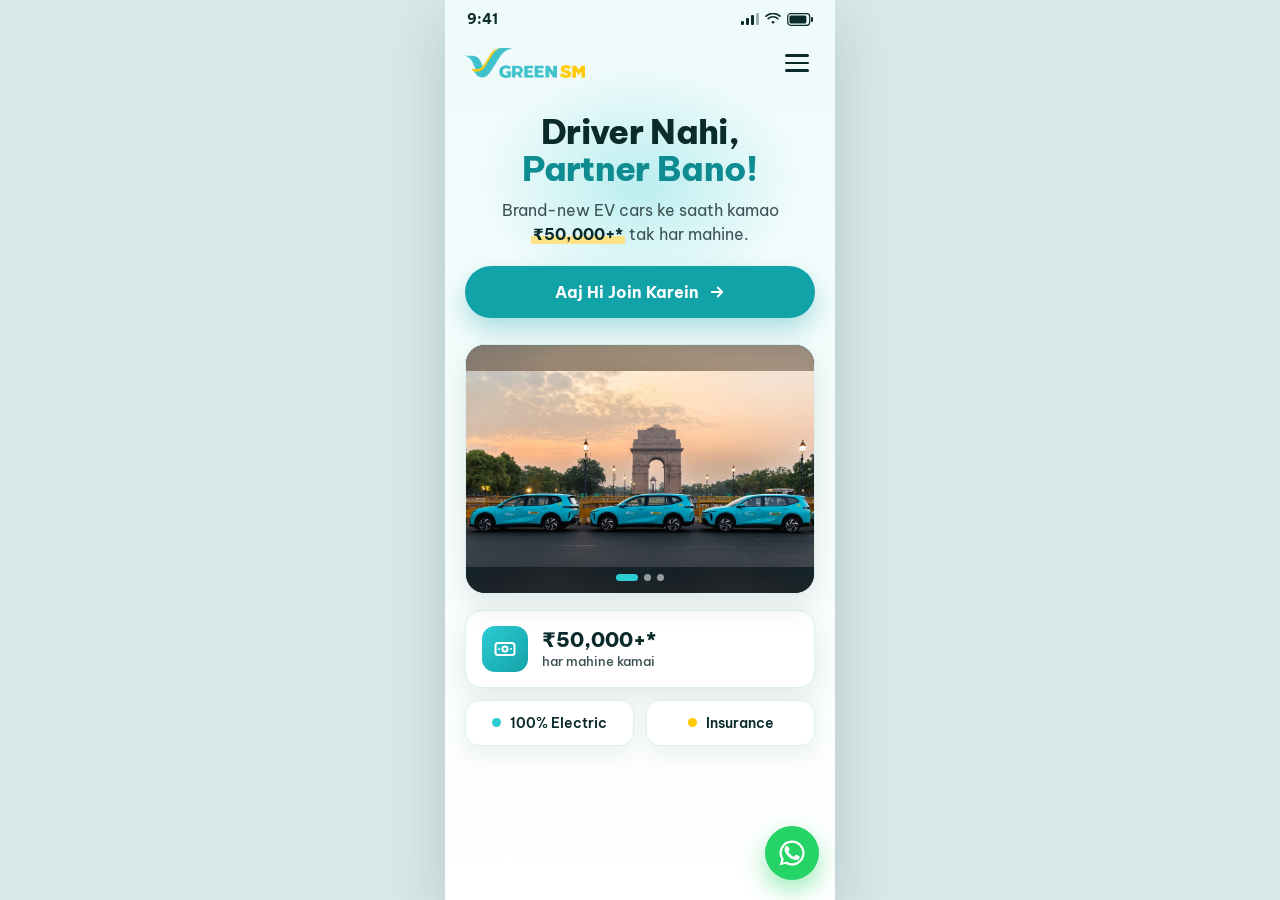
<file: mobile.html>
<!DOCTYPE html>
<html lang="hi">
<head>
  <meta charset="UTF-8" />
  <meta name="viewport" content="width=device-width, initial-scale=1.0, viewport-fit=cover" />
  <title>Green SM — Driver Partner</title>

  <link rel="preconnect" href="https://fonts.googleapis.com" />
  <link rel="preconnect" href="https://fonts.gstatic.com" crossorigin />
  <link href="https://fonts.googleapis.com/css2?family=Be+Vietnam+Pro:wght@400;500;600;700;800&display=swap" rel="stylesheet" />

  <style>
    :root {
      --ink: #0A2A2B;
      --teal: #12A3A9;
      --teal-2: #2DCCD3;
      --teal-deep: #0E8C91;
      --mint-1: #EFFAFA;
      --mint-2: #F7FDFD;
      --yellow: #FFCA00;
      --yellow-soft: #FFE283;
      --wa: #25D366;
      --body: #3C5153;
      --card-border: #DCF0F0;
      --shadow: 0 12px 30px rgba(10, 42, 43, 0.10);
    }
    * { margin: 0; padding: 0; box-sizing: border-box; }
    html, body {
      height: 100%;
      font-family: "Be Vietnam Pro", system-ui, -apple-system, "Segoe UI", sans-serif;
      background: #d9e9e9;
      color: var(--ink);
      -webkit-font-smoothing: antialiased;
    }
    body { display: flex; justify-content: center; }

    /* ---- the phone screen (no bezel) ---- */
    .frame {
      position: relative;
      width: 100%;
      max-width: 390px;
      height: 100dvh;
      max-height: 900px;
      margin: 0 auto;
      overflow: hidden;
      background: linear-gradient(180deg, #EFFAFA 0%, #F7FDFD 55%, #FFFFFF 100%);
      box-shadow: 0 20px 60px rgba(10, 42, 43, 0.18);
    }
    .scroll {
      height: 100%;
      overflow-y: auto;
      scrollbar-width: none;
      -ms-overflow-style: none;
    }
    .scroll::-webkit-scrollbar { display: none; }

    /* ---- status bar ---- */
    .statusbar {
      position: sticky;
      top: 0;
      z-index: 30;
      display: flex;
      align-items: center;
      justify-content: space-between;
      padding: 10px 22px 8px;
      font-size: 14px;
      font-weight: 700;
      color: var(--ink);
      background: rgba(239, 250, 250, 0.72);
      -webkit-backdrop-filter: blur(10px);
      backdrop-filter: blur(10px);
    }
    .statusbar .sb-icons { display: flex; align-items: center; gap: 6px; }
    .statusbar svg { display: block; }

    /* ---- header ---- */
    .header {
      display: flex;
      align-items: center;
      justify-content: space-between;
      padding: 12px 20px 6px;
    }
    .logo { height: 30px; width: auto; }
    .hamburger {
      display: flex;
      flex-direction: column;
      gap: 5px;
      background: none;
      border: 0;
      padding: 6px;
      cursor: pointer;
    }
    .hamburger span {
      width: 24px;
      height: 2.5px;
      border-radius: 3px;
      background: var(--ink);
    }

    /* ---- hero ---- */
    .hero {
      position: relative;
      text-align: center;
      padding: 14px 20px 4px;
    }
    .hero::before {
      content: "";
      position: absolute;
      z-index: 0;
      top: -70px;
      left: 50%;
      transform: translateX(-50%);
      width: 460px;
      height: 340px;
      background: radial-gradient(closest-side, rgba(45, 204, 211, 0.28), rgba(45, 204, 211, 0) 70%);
      pointer-events: none;
    }
    .hero > * { position: relative; z-index: 1; }

    .badge {
      display: inline-flex;
      align-items: center;
      gap: 8px;
      padding: 8px 15px;
      border-radius: 999px;
      background: #fff;
      border: 1px solid #CFEDED;
      color: #0C6E73;
      font-size: 12.5px;
      font-weight: 600;
      line-height: 1;
      box-shadow: 0 2px 10px rgba(12, 110, 115, 0.06);
    }
    .badge .pulse {
      position: relative;
      width: 8px;
      height: 8px;
      border-radius: 50%;
      background: var(--teal-2);
      flex: none;
    }
    .badge .pulse::after {
      content: "";
      position: absolute;
      inset: 0;
      border-radius: 50%;
      background: var(--teal-2);
      animation: pulse 1.8s ease-out infinite;
    }
    @keyframes pulse {
      0%   { transform: scale(1);   opacity: 0.7; }
      100% { transform: scale(3.2); opacity: 0; }
    }

    .headline {
      margin-top: 16px;
      font-size: 34px;
      font-weight: 800;
      line-height: 1.08;
      letter-spacing: -0.02em;
      color: var(--ink);
    }
    .headline .teal { color: var(--teal-deep); }

    .subhead {
      margin: 12px auto 0;
      max-width: 30ch;
      font-size: 15.5px;
      line-height: 1.5;
      font-weight: 400;
      color: var(--body);
    }
    .hl {
      background: linear-gradient(transparent 60%, var(--yellow-soft) 60%);
      color: var(--ink);
      font-weight: 700;
      padding: 0 2px;
    }

    .cta {
      display: flex;
      align-items: center;
      justify-content: center;
      gap: 9px;
      width: 100%;
      margin-top: 20px;
      padding: 16px 22px;
      border-radius: 999px;
      background: var(--teal);
      color: #fff;
      font-size: 16px;
      font-weight: 700;
      text-decoration: none;
      box-shadow: 0 12px 26px rgba(18, 163, 169, 0.32);
    }
    .cta:active { transform: translateY(1px); }
    .cta svg { width: 18px; height: 18px; }

    /* ---- carousel ---- */
    .carousel {
      position: relative;
      height: 250px;
      margin: 22px 20px 0;
      border-radius: 20px;
      overflow: hidden;
      border: 1px solid var(--card-border);
      box-shadow: var(--shadow);
      background: #0A2A2B;
    }
    .slide {
      position: absolute;
      inset: 0;
      opacity: 0;
      transition: opacity 0.9s ease;
    }
    .slide.active { opacity: 1; }
    .slide img {
      display: block;
      width: 100%;
      height: 100%;
      object-fit: cover;
    }
    /* India Gate slide: show the WHOLE image (all 3 cars + monument, no half
       cars) via contain, sitting on a blurred fill so there are no empty bars */
    .slide.india::before {
      content: "";
      position: absolute;
      inset: 0;
      background: url('assets/images/hero-latest.jpg') center/cover no-repeat;
      filter: blur(16px) brightness(0.65);
      transform: scale(1.2);
    }
    .slide.india img {
      position: relative;
      object-fit: contain;
    }
    .dots {
      position: absolute;
      left: 0;
      right: 0;
      bottom: 12px;
      z-index: 3;
      display: flex;
      justify-content: center;
      gap: 6px;
    }
    .dot {
      width: 7px;
      height: 7px;
      border-radius: 999px;
      background: rgba(255, 255, 255, 0.55);
      transition: width 0.45s ease, background 0.45s ease;
    }
    .dot.active { width: 22px; background: var(--teal-2); }

    /* ---- stat + chips ---- */
    .stats { padding: 16px 20px 26px; }
    .stat-wide {
      display: flex;
      align-items: center;
      gap: 14px;
      padding: 15px 16px;
      border-radius: 16px;
      background: #fff;
      border: 1px solid var(--card-border);
      box-shadow: var(--shadow);
    }
    .stat-ic {
      flex: none;
      width: 46px;
      height: 46px;
      border-radius: 13px;
      display: grid;
      place-items: center;
      background: linear-gradient(135deg, var(--teal-2), var(--teal));
      color: #fff;
    }
    .stat-ic svg { width: 24px; height: 24px; }
    .stat-amt { font-size: 20px; font-weight: 800; color: var(--ink); line-height: 1.1; }
    .stat-sub { font-size: 13px; color: var(--body); font-weight: 500; margin-top: 2px; }

    .chips {
      display: grid;
      grid-template-columns: 1fr 1fr;
      gap: 12px;
      margin-top: 12px;
    }
    .chip {
      display: flex;
      align-items: center;
      justify-content: center;
      gap: 9px;
      padding: 13px 10px;
      border-radius: 14px;
      background: #fff;
      border: 1px solid var(--card-border);
      box-shadow: 0 8px 20px rgba(10, 42, 43, 0.07);
      font-size: 14px;
      font-weight: 600;
      color: var(--ink);
    }
    .chip .d { width: 9px; height: 9px; border-radius: 50%; flex: none; }
    .chip .d.teal { background: var(--teal-2); }
    .chip .d.yellow { background: var(--yellow); }

    /* ---- floating whatsapp (fixed within the screen) ---- */
    .wa {
      position: absolute;
      right: 16px;
      bottom: 20px;
      z-index: 40;
      width: 54px;
      height: 54px;
      border-radius: 50%;
      display: grid;
      place-items: center;
      background: var(--wa);
      box-shadow: 0 10px 24px rgba(37, 211, 102, 0.45);
      text-decoration: none;
    }
    .wa svg { width: 30px; height: 30px; fill: #fff; }
  </style>
</head>
<body>
  <div class="frame">
    <div class="scroll">

      <!-- status bar -->
      <div class="statusbar">
        <span>9:41</span>
        <span class="sb-icons">
          <!-- signal -->
          <svg width="18" height="12" viewBox="0 0 18 12" fill="none">
            <rect x="0"  y="8" width="3" height="4"  rx="1" fill="#0A2A2B"/>
            <rect x="5"  y="5" width="3" height="7"  rx="1" fill="#0A2A2B"/>
            <rect x="10" y="2" width="3" height="10" rx="1" fill="#0A2A2B"/>
            <rect x="15" y="0" width="3" height="12" rx="1" fill="#0A2A2B" opacity="0.35"/>
          </svg>
          <!-- wifi -->
          <svg width="16" height="12" viewBox="0 0 16 12" fill="none">
            <path d="M8 10.5a1.3 1.3 0 100-2.6 1.3 1.3 0 000 2.6z" fill="#0A2A2B"/>
            <path d="M3.2 5.6a7 7 0 019.6 0" stroke="#0A2A2B" stroke-width="1.6" stroke-linecap="round"/>
            <path d="M1 3.2a10.2 10.2 0 0114 0" stroke="#0A2A2B" stroke-width="1.6" stroke-linecap="round"/>
          </svg>
          <!-- battery -->
          <svg width="26" height="13" viewBox="0 0 26 13" fill="none">
            <rect x="0.7" y="0.7" width="22" height="11.6" rx="3" stroke="#0A2A2B" stroke-width="1.2"/>
            <rect x="2.4" y="2.4" width="17" height="8.2" rx="1.6" fill="#0A2A2B"/>
            <rect x="24" y="4" width="2" height="5" rx="1" fill="#0A2A2B"/>
          </svg>
        </span>
      </div>

      <!-- header -->
      <div class="header">
        <img class="logo" src="assets/logo.png" alt="Green SM" />
        <button class="hamburger" aria-label="Menu"><span></span><span></span><span></span></button>
      </div>

      <!-- hero -->
      <section class="hero">
        <h1 class="headline">Driver Nahi,<br><span class="teal">Partner Bano!</span></h1>
        <p class="subhead">Brand-new EV cars ke saath kamao <span class="hl">&#8377;50,000+*</span> tak har mahine.</p>
        <a class="cta" href="#">Aaj Hi Join Karein
          <svg viewBox="0 0 24 24" fill="none" stroke="currentColor" stroke-width="2.4" stroke-linecap="round" stroke-linejoin="round"><path d="M5 12h14M13 6l6 6-6 6"/></svg>
        </a>
      </section>

      <!-- carousel -->
      <div class="carousel" id="carousel">
        <div class="slide india active"><img src="assets/images/hero-latest.jpg" alt="India Gate ke saamne Green SM ki EV cars"></div>
        <div class="slide"><img src="assets/images/event-01.jpg" alt="Green SM Driver Partner community event"></div>
        <div class="slide"><img src="assets/images/hero-driver-car.png" alt="Green SM driver apni EV car ke saath"></div>
        <div class="dots">
          <span class="dot active"></span><span class="dot"></span><span class="dot"></span>
        </div>
      </div>

      <!-- stats -->
      <div class="stats">
        <div class="stat-wide">
          <span class="stat-ic">
            <svg viewBox="0 0 24 24" fill="none" stroke="currentColor" stroke-width="2" stroke-linecap="round" stroke-linejoin="round">
              <rect x="2.5" y="6" width="19" height="12" rx="2.5"/>
              <circle cx="12" cy="12" r="2.6"/>
              <path d="M6 12h.01M18 12h.01"/>
            </svg>
          </span>
          <div>
            <div class="stat-amt">&#8377;50,000+*</div>
            <div class="stat-sub">har mahine kamai</div>
          </div>
        </div>
        <div class="chips">
          <div class="chip"><span class="d teal"></span>100% Electric</div>
          <div class="chip"><span class="d yellow"></span>Insurance</div>
        </div>
      </div>

    </div>

    <!-- floating whatsapp -->
    <a class="wa" href="#" aria-label="WhatsApp">
      <svg viewBox="0 0 24 24"><path d="M17.5 14.4c-.3-.15-1.77-.87-2.04-.97-.27-.1-.47-.15-.67.15-.2.3-.77.97-.94 1.17-.17.2-.35.22-.65.07-.3-.15-1.26-.46-2.4-1.48-.89-.79-1.49-1.77-1.66-2.07-.17-.3-.02-.46.13-.61.14-.13.3-.35.45-.52.15-.17.2-.3.3-.5.1-.2.05-.37-.02-.52-.07-.15-.67-1.62-.92-2.22-.24-.58-.49-.5-.67-.51h-.57c-.2 0-.52.07-.8.37-.27.3-1.04 1.02-1.04 2.48s1.07 2.88 1.22 3.08c.15.2 2.1 3.2 5.08 4.49.71.31 1.26.49 1.7.63.71.23 1.36.2 1.87.12.57-.08 1.77-.72 2.02-1.42.25-.7.25-1.3.17-1.42-.07-.13-.27-.2-.57-.35z"/><path d="M12 2a10 10 0 00-8.5 15.28L2 22l4.85-1.47A10 10 0 1012 2zm0 18.2a8.2 8.2 0 01-4.18-1.14l-.3-.18-2.88.87.86-2.8-.2-.31A8.2 8.2 0 1112 20.2z"/></svg>
    </a>
  </div>

  <script>
    (function () {
      var slides = Array.prototype.slice.call(document.querySelectorAll('#carousel .slide'));
      var dots = Array.prototype.slice.call(document.querySelectorAll('#carousel .dot'));
      var i = 0;
      var PER = 5500; // 3 x 5.5s = ~16.5s loop
      setInterval(function () {
        slides[i].classList.remove('active');
        dots[i].classList.remove('active');
        i = (i + 1) % slides.length;
        slides[i].classList.add('active');
        dots[i].classList.add('active');
      }, PER);
    })();
  </script>
</body>
</html>
</file>
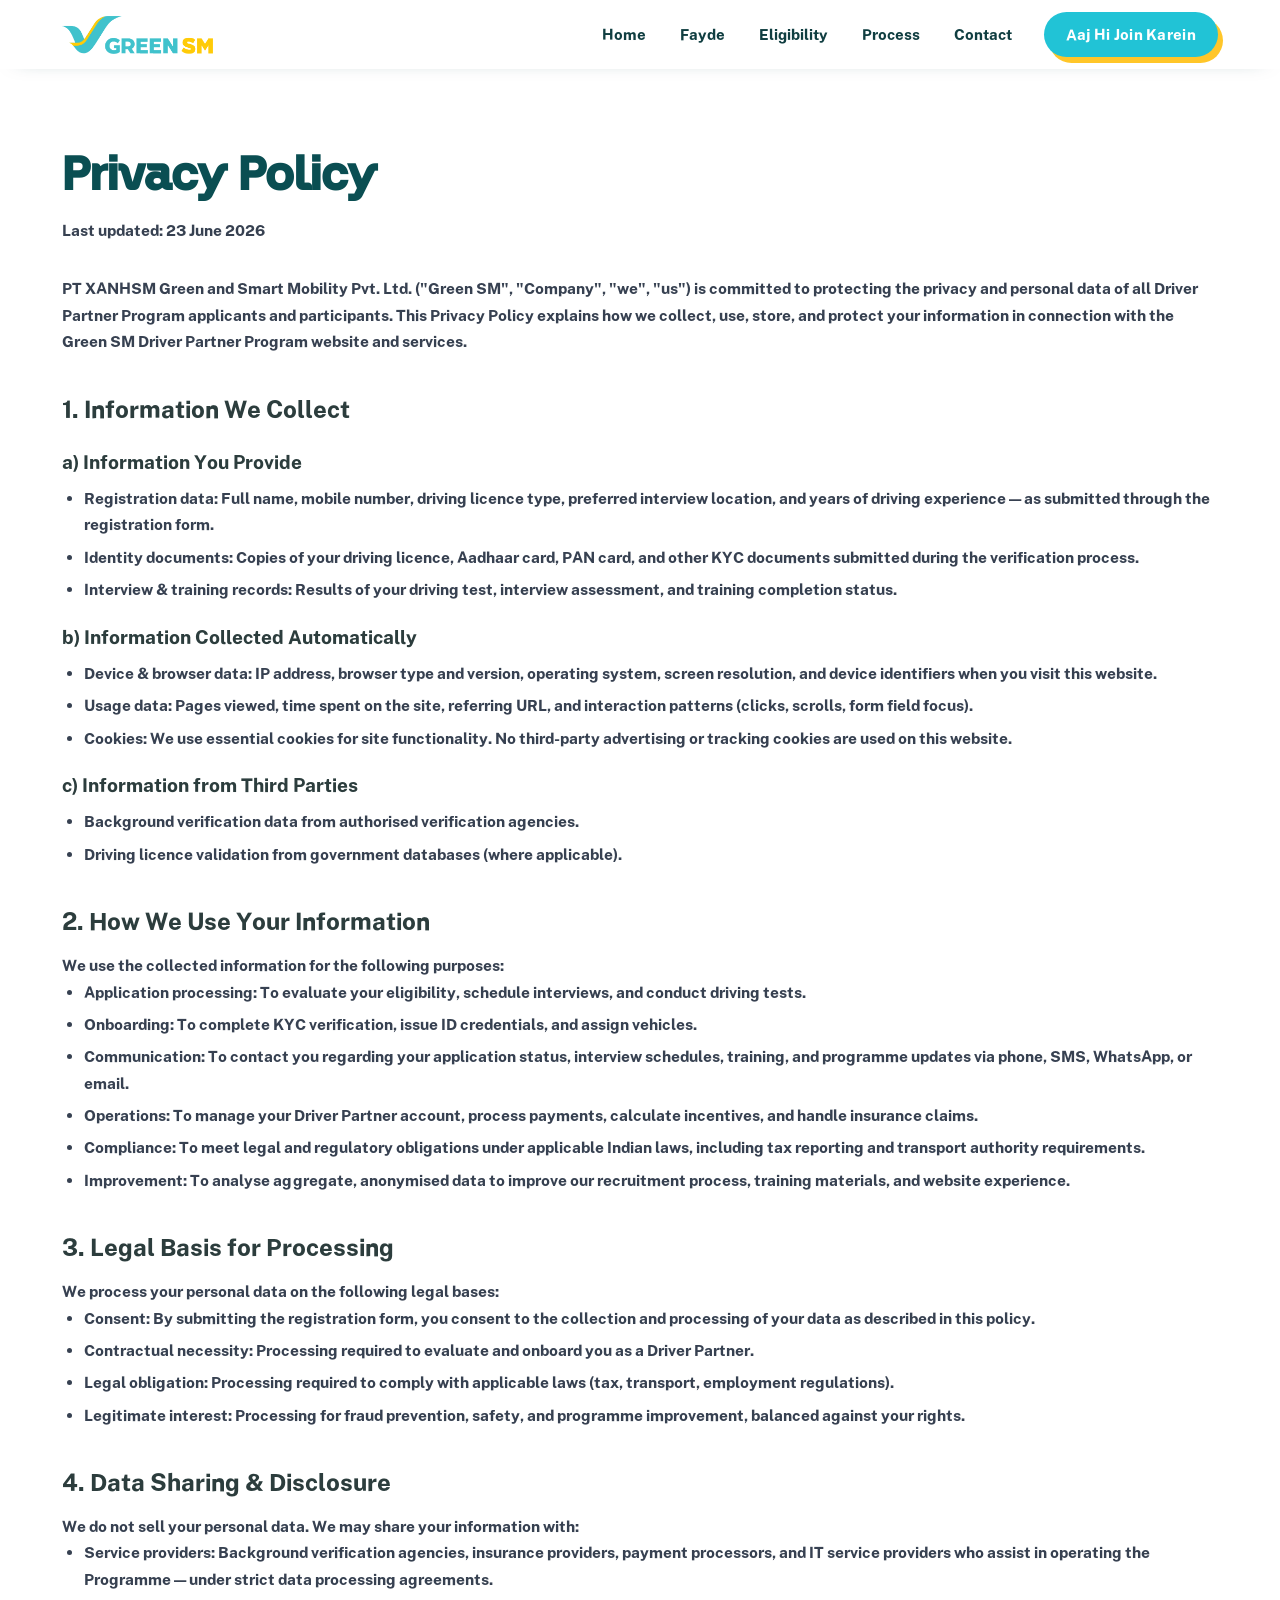
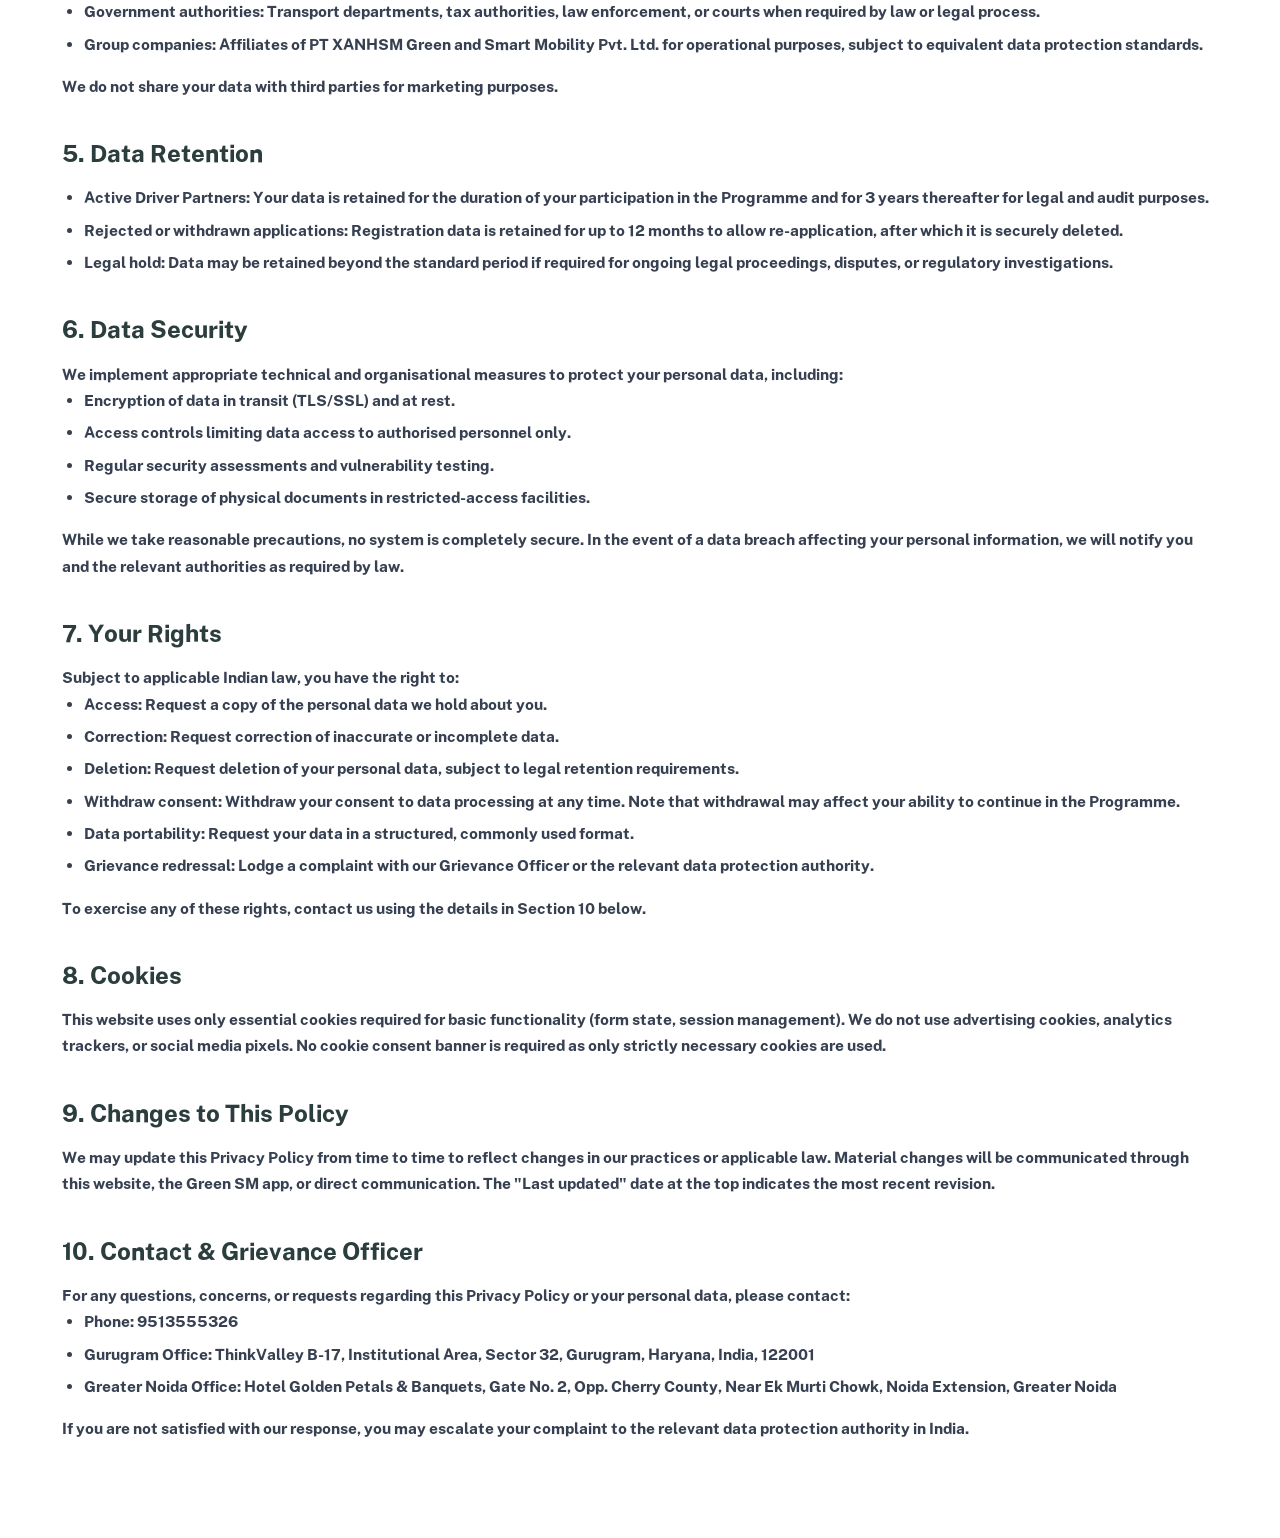
<file: privacy.html>
<!DOCTYPE html>
<html lang="en">
<head>
  <meta charset="UTF-8" />
  <meta name="viewport" content="width=device-width, initial-scale=1.0" />

  <!-- Security: Content-Security-Policy + Referrer-Policy -->
  <meta http-equiv="Content-Security-Policy" content="default-src 'self'; script-src 'self'; style-src 'self' 'unsafe-inline' https://fonts.googleapis.com; font-src 'self' https://fonts.gstatic.com; img-src 'self' data:; connect-src 'self'; object-src 'none'; base-uri 'self'; form-action 'self'; upgrade-insecure-requests" />
  <meta name="referrer" content="strict-origin-when-cross-origin" />

  <title>Privacy Policy — Green SM Driver Partner Program</title>
  <meta name="description" content="Privacy Policy for the Green SM Driver Partner Program in India." />
  <link rel="preconnect" href="https://fonts.googleapis.com" />
  <link rel="preconnect" href="https://fonts.gstatic.com" crossorigin />
  <link href="https://fonts.googleapis.com/css2?family=Public+Sans:wght@400;500;600;700;800;900&display=swap" rel="stylesheet" />
  <link rel="stylesheet" href="styles.css?v=86" />
</head>
<body>

  <header class="navbar" id="top">
    <div class="container nav-inner">
      <a href="index.html" class="nav-logo">
        <img src="assets/logo.png" alt="Green SM" />
      </a>
      <nav class="nav-links">
        <a href="index.html">Home</a>
        <a href="index.html#fayde">Fayde</a>
        <a href="index.html#daftar">Eligibility</a>
        <a href="index.html#process">Process</a>
        <a href="index.html#kontak">Contact</a>
      </nav>
      <a href="register.html" class="btn btn-stack nav-cta">Aaj Hi Join Karein</a>
      <button class="nav-toggle" aria-label="Menu" aria-expanded="false">
        <span></span><span></span><span></span>
      </button>
    </div>
  </header>
  <div class="nav-backdrop"></div>
  <nav class="nav-mobile">
    <div class="nav-mobile-head">
      <img src="assets/logo.png" alt="Green SM" class="nav-mobile-logo" />
      <button class="nav-close" aria-label="Menu band karein">
        <svg viewBox="0 0 24 24" fill="none" stroke="currentColor" stroke-width="2.4" stroke-linecap="round"><path d="M6 6l12 12M18 6L6 18"/></svg>
      </button>
    </div>
    <a href="index.html">Home</a>
    <a href="index.html#fayde">Fayde</a>
    <a href="index.html#daftar">Eligibility</a>
    <a href="index.html#process">Process</a>
    <a href="index.html#kontak">Contact</a>
    <a href="register.html" class="btn btn-stack">Aaj Hi Join Karein</a>
  </nav>

  <main class="legal-page">
    <div class="container">
      <h1>Privacy Policy</h1>
      <p class="legal-updated">Last updated: 23 June 2026</p>

      <p>PT XANHSM Green and Smart Mobility Pvt. Ltd. ("Green SM", "Company", "we", "us") is committed to protecting the privacy and personal data of all Driver Partner Program applicants and participants. This Privacy Policy explains how we collect, use, store, and protect your information in connection with the Green SM Driver Partner Program website and services.</p>

      <h2>1. Information We Collect</h2>

      <h3>a) Information You Provide</h3>
      <ul>
        <li><strong>Registration data:</strong> Full name, mobile number, driving licence type, preferred interview location, and years of driving experience — as submitted through the registration form.</li>
        <li><strong>Identity documents:</strong> Copies of your driving licence, Aadhaar card, PAN card, and other KYC documents submitted during the verification process.</li>
        <li><strong>Interview &amp; training records:</strong> Results of your driving test, interview assessment, and training completion status.</li>
      </ul>

      <h3>b) Information Collected Automatically</h3>
      <ul>
        <li><strong>Device &amp; browser data:</strong> IP address, browser type and version, operating system, screen resolution, and device identifiers when you visit this website.</li>
        <li><strong>Usage data:</strong> Pages viewed, time spent on the site, referring URL, and interaction patterns (clicks, scrolls, form field focus).</li>
        <li><strong>Cookies:</strong> We use essential cookies for site functionality. No third-party advertising or tracking cookies are used on this website.</li>
      </ul>

      <h3>c) Information from Third Parties</h3>
      <ul>
        <li>Background verification data from authorised verification agencies.</li>
        <li>Driving licence validation from government databases (where applicable).</li>
      </ul>

      <h2>2. How We Use Your Information</h2>
      <p>We use the collected information for the following purposes:</p>
      <ul>
        <li><strong>Application processing:</strong> To evaluate your eligibility, schedule interviews, and conduct driving tests.</li>
        <li><strong>Onboarding:</strong> To complete KYC verification, issue ID credentials, and assign vehicles.</li>
        <li><strong>Communication:</strong> To contact you regarding your application status, interview schedules, training, and programme updates via phone, SMS, WhatsApp, or email.</li>
        <li><strong>Operations:</strong> To manage your Driver Partner account, process payments, calculate incentives, and handle insurance claims.</li>
        <li><strong>Compliance:</strong> To meet legal and regulatory obligations under applicable Indian laws, including tax reporting and transport authority requirements.</li>
        <li><strong>Improvement:</strong> To analyse aggregate, anonymised data to improve our recruitment process, training materials, and website experience.</li>
      </ul>

      <h2>3. Legal Basis for Processing</h2>
      <p>We process your personal data on the following legal bases:</p>
      <ul>
        <li><strong>Consent:</strong> By submitting the registration form, you consent to the collection and processing of your data as described in this policy.</li>
        <li><strong>Contractual necessity:</strong> Processing required to evaluate and onboard you as a Driver Partner.</li>
        <li><strong>Legal obligation:</strong> Processing required to comply with applicable laws (tax, transport, employment regulations).</li>
        <li><strong>Legitimate interest:</strong> Processing for fraud prevention, safety, and programme improvement, balanced against your rights.</li>
      </ul>

      <h2>4. Data Sharing &amp; Disclosure</h2>
      <p>We do not sell your personal data. We may share your information with:</p>
      <ul>
        <li><strong>Service providers:</strong> Background verification agencies, insurance providers, payment processors, and IT service providers who assist in operating the Programme — under strict data processing agreements.</li>
        <li><strong>Government authorities:</strong> Transport departments, tax authorities, law enforcement, or courts when required by law or legal process.</li>
        <li><strong>Group companies:</strong> Affiliates of PT XANHSM Green and Smart Mobility Pvt. Ltd. for operational purposes, subject to equivalent data protection standards.</li>
      </ul>
      <p>We do not share your data with third parties for marketing purposes.</p>

      <h2>5. Data Retention</h2>
      <ul>
        <li><strong>Active Driver Partners:</strong> Your data is retained for the duration of your participation in the Programme and for 3 years thereafter for legal and audit purposes.</li>
        <li><strong>Rejected or withdrawn applications:</strong> Registration data is retained for up to 12 months to allow re-application, after which it is securely deleted.</li>
        <li><strong>Legal hold:</strong> Data may be retained beyond the standard period if required for ongoing legal proceedings, disputes, or regulatory investigations.</li>
      </ul>

      <h2>6. Data Security</h2>
      <p>We implement appropriate technical and organisational measures to protect your personal data, including:</p>
      <ul>
        <li>Encryption of data in transit (TLS/SSL) and at rest.</li>
        <li>Access controls limiting data access to authorised personnel only.</li>
        <li>Regular security assessments and vulnerability testing.</li>
        <li>Secure storage of physical documents in restricted-access facilities.</li>
      </ul>
      <p>While we take reasonable precautions, no system is completely secure. In the event of a data breach affecting your personal information, we will notify you and the relevant authorities as required by law.</p>

      <h2>7. Your Rights</h2>
      <p>Subject to applicable Indian law, you have the right to:</p>
      <ul>
        <li><strong>Access:</strong> Request a copy of the personal data we hold about you.</li>
        <li><strong>Correction:</strong> Request correction of inaccurate or incomplete data.</li>
        <li><strong>Deletion:</strong> Request deletion of your personal data, subject to legal retention requirements.</li>
        <li><strong>Withdraw consent:</strong> Withdraw your consent to data processing at any time. Note that withdrawal may affect your ability to continue in the Programme.</li>
        <li><strong>Data portability:</strong> Request your data in a structured, commonly used format.</li>
        <li><strong>Grievance redressal:</strong> Lodge a complaint with our Grievance Officer or the relevant data protection authority.</li>
      </ul>
      <p>To exercise any of these rights, contact us using the details in Section 10 below.</p>

      <h2>8. Cookies</h2>
      <p>This website uses only essential cookies required for basic functionality (form state, session management). We do not use advertising cookies, analytics trackers, or social media pixels. No cookie consent banner is required as only strictly necessary cookies are used.</p>

      <h2>9. Changes to This Policy</h2>
      <p>We may update this Privacy Policy from time to time to reflect changes in our practices or applicable law. Material changes will be communicated through this website, the Green SM app, or direct communication. The "Last updated" date at the top indicates the most recent revision.</p>

      <h2>10. Contact &amp; Grievance Officer</h2>
      <p>For any questions, concerns, or requests regarding this Privacy Policy or your personal data, please contact:</p>
      <ul>
        <li><strong>Phone:</strong> 9513555326</li>
        <li><strong>Gurugram Office:</strong> ThinkValley B-17, Institutional Area, Sector 32, Gurugram, Haryana, India, 122001</li>
        <li><strong>Greater Noida Office:</strong> Hotel Golden Petals &amp; Banquets, Gate No. 2, Opp. Cherry County, Near Ek Murti Chowk, Noida Extension, Greater Noida</li>
      </ul>
      <p>If you are not satisfied with our response, you may escalate your complaint to the relevant data protection authority in India.</p>
    </div>
  </main>

  <script src="script.js?v=12"></script>
</body>
</html>
</file>
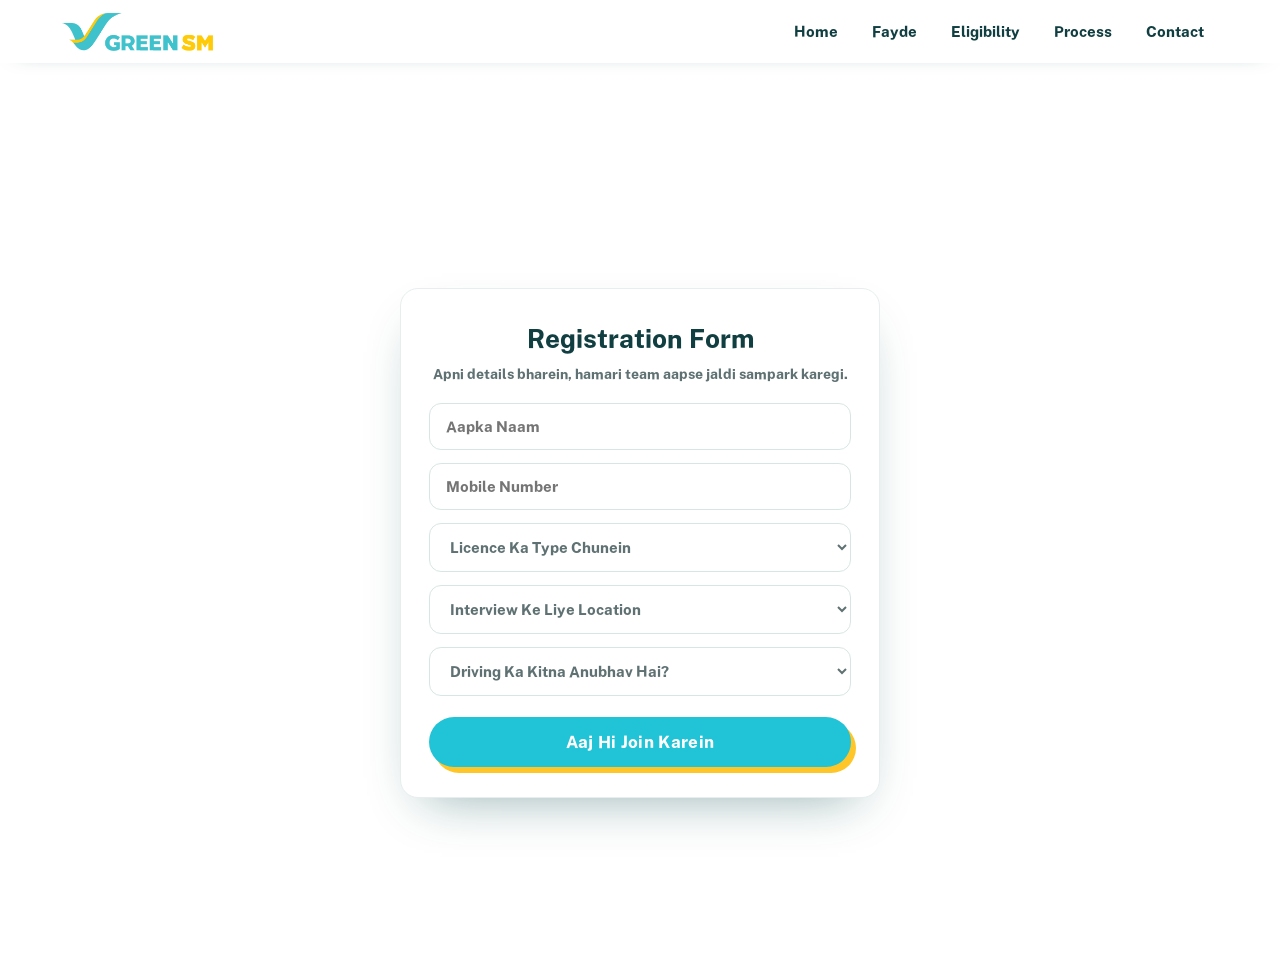
<file: register.html>
<!DOCTYPE html>
<html lang="hi">
<head>
  <meta charset="UTF-8" />
  <meta name="viewport" content="width=device-width, initial-scale=1.0" />

  <!-- Security: Content-Security-Policy + Referrer-Policy -->
  <meta http-equiv="Content-Security-Policy" content="default-src 'self'; script-src 'self'; style-src 'self' 'unsafe-inline' https://fonts.googleapis.com; font-src 'self' https://fonts.gstatic.com; img-src 'self' data:; connect-src 'self'; object-src 'none'; base-uri 'self'; form-action 'self'; upgrade-insecure-requests" />
  <meta name="referrer" content="strict-origin-when-cross-origin" />

  <title>Registration Form — Green SM Driver Partner Program</title>
  <meta name="description" content="Green SM Driver Partner Program ke liye registration form. Apni details bharein aur aaj hi join karein." />

  <link rel="icon" href="assets/favicon.ico" />
  <link rel="icon" href="assets/favicon-32.png" sizes="32x32" type="image/png" />
  <link rel="icon" href="assets/favicon-192.png" sizes="192x192" type="image/png" />
  <link rel="apple-touch-icon" href="assets/favicon-192.png" />

  <link rel="preconnect" href="https://fonts.googleapis.com" />
  <link rel="preconnect" href="https://fonts.gstatic.com" crossorigin />
  <link href="https://fonts.googleapis.com/css2?family=Public+Sans:wght@400;500;600;700;800;900&display=swap" rel="stylesheet" />
  <link rel="stylesheet" href="styles.css?v=86" />
</head>
<body>

  <header class="navbar" id="top">
    <div class="container nav-inner">
      <a href="index.html" class="nav-logo">
        <img src="assets/logo.png" alt="Green SM" />
      </a>
      <nav class="nav-links">
        <a href="index.html">Home</a>
        <a href="index.html#fayde">Fayde</a>
        <a href="index.html#daftar">Eligibility</a>
        <a href="index.html#process">Process</a>
        <a href="index.html#kontak">Contact</a>
      </nav>
      <button class="nav-toggle" aria-label="Menu" aria-expanded="false">
        <span></span><span></span><span></span>
      </button>
    </div>
  </header>

  <div class="nav-backdrop"></div>
  <nav class="nav-mobile">
    <div class="nav-mobile-head">
      <img src="assets/logo.png" alt="Green SM" class="nav-mobile-logo" />
      <button class="nav-close" aria-label="Menu band karein">
        <svg viewBox="0 0 24 24" fill="none" stroke="currentColor" stroke-width="2.4" stroke-linecap="round"><path d="M6 6l12 12M18 6L6 18"/></svg>
      </button>
    </div>
    <a href="index.html">Home</a>
    <a href="index.html#fayde">Fayde</a>
    <a href="index.html#daftar">Eligibility</a>
    <a href="index.html#process">Process</a>
    <a href="index.html#kontak">Contact</a>
    <a href="register.html" class="btn btn-stack">Aaj Hi Join Karein</a>
  </nav>

  <section class="register-page">
    <div class="container">
      <div class="form-card">
        <div class="form-card-head">
          <h2>Registration Form</h2>
          <p>Apni details bharein, hamari team aapse jaldi sampark karegi.</p>
        </div>
        <form class="reg-form" novalidate>
          <label>
            <input type="text" name="nama" placeholder="Aapka Naam" required />
          </label>
          <label>
            <input type="tel" name="mobile" placeholder="Mobile Number" maxlength="10" inputmode="numeric" required />
          </label>
          <label>
            <select name="licence" required>
              <option value="" disabled selected>Licence Ka Type Chunein</option>
              <option value="LMV-TR (Light Motor Vehicle – Transport)">LMV-TR — Commercial gaadi/cab licence</option>
              <option value="PSV (Public Service Vehicle Badge)">PSV — Passenger vehicle permit</option>
              <option value="IDP (International Driving Permit)">IDP — Videsh mein gaadi chalane ka permit</option>
            </select>
          </label>
          <label>
            <select name="location" required>
              <option value="" disabled selected>Interview Ke Liye Location</option>
              <option>Gurugram — ThinkValley B-17, Institutional Area, Sector 32, Gurugram</option>
              <option>Greater Noida — Hotel Golden Petals &amp; Banquets, Gate No. 2, Noida Extension</option>
            </select>
          </label>
          <label>
            <select name="experience" required>
              <option value="" disabled selected>Driving Ka Kitna Anubhav Hai?</option>
              <option>1–3 Saal Ka Anubhav</option>
              <option>3–5 Saal Ka Anubhav</option>
              <option>5–7 Saal Ka Anubhav</option>
              <option>7+ Saal Ka Anubhav</option>
            </select>
          </label>
          <button type="submit" class="btn btn-stack btn-block">Aaj Hi Join Karein</button>
        </form>
      </div>
    </div>
  </section>

  <div class="toast" id="toast" role="status" aria-live="polite"></div>

  <script src="script.js?v=12"></script>
</body>
</html>
</file>
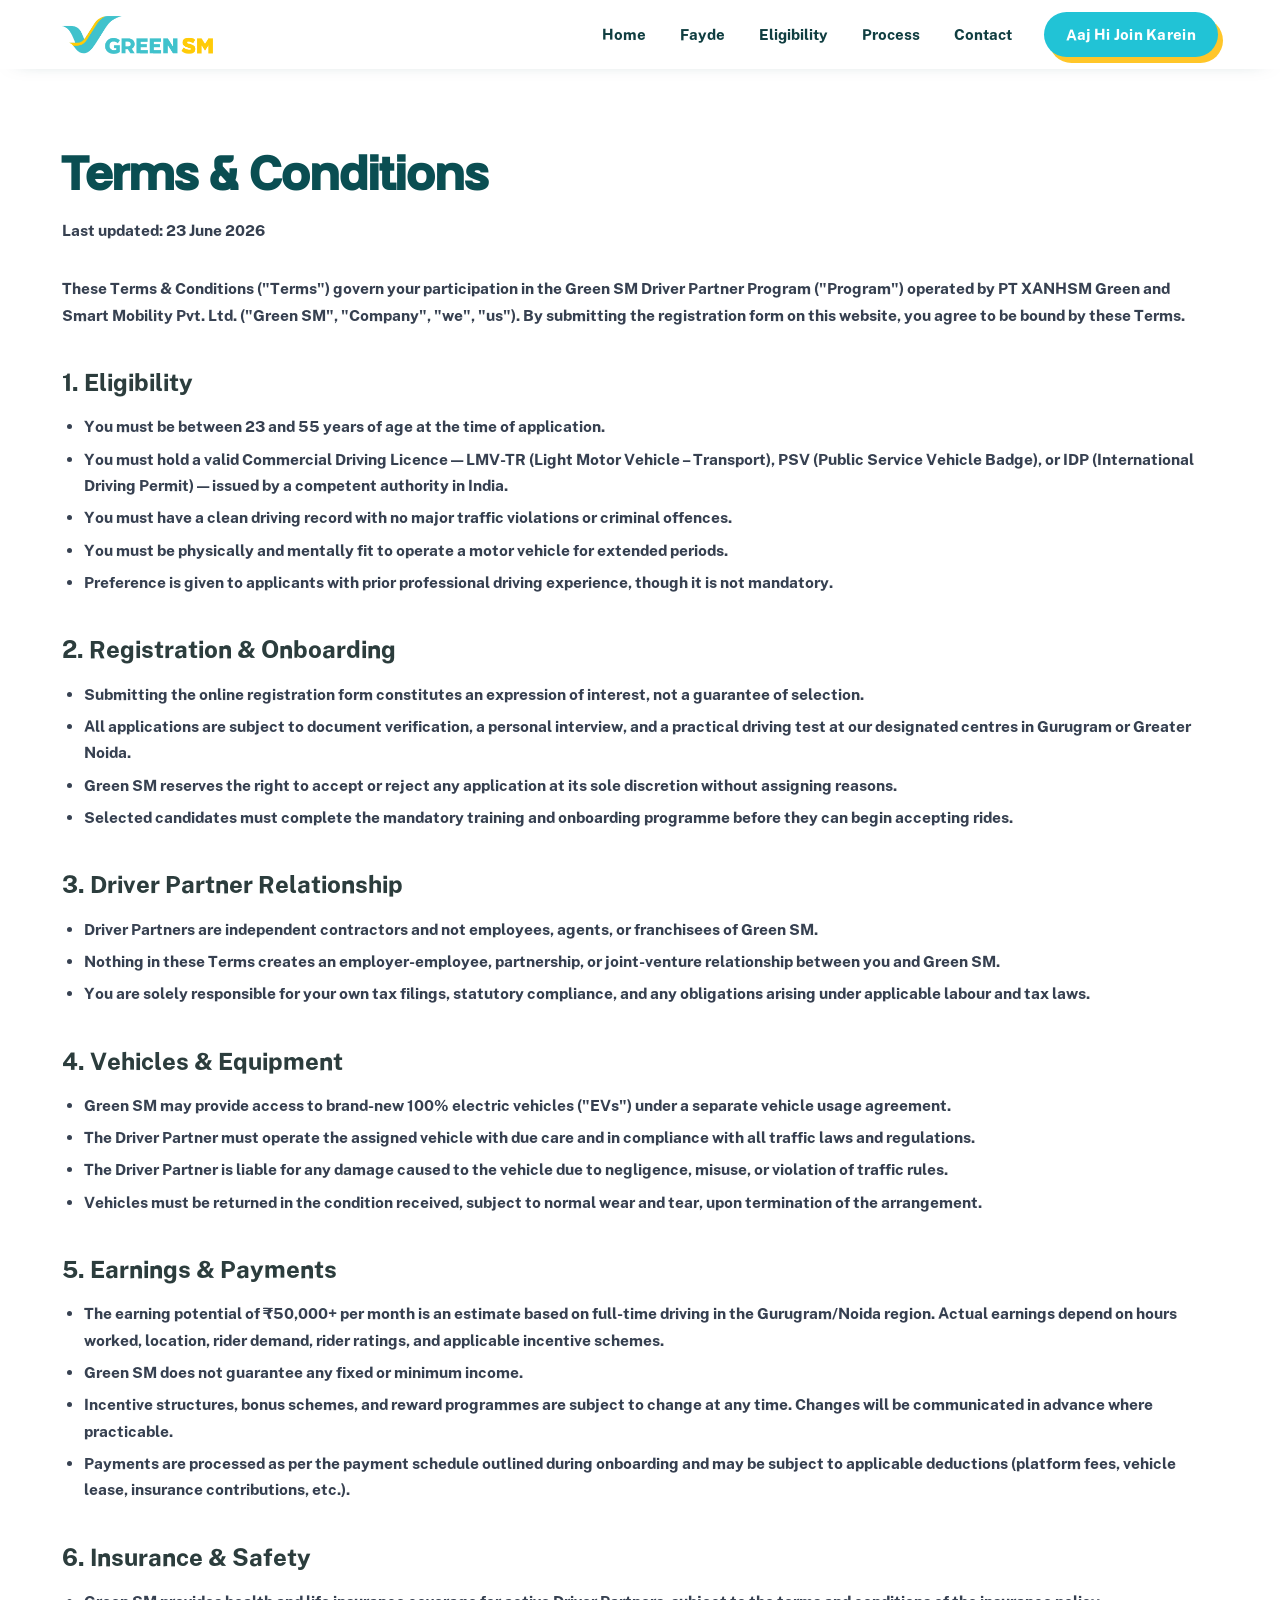
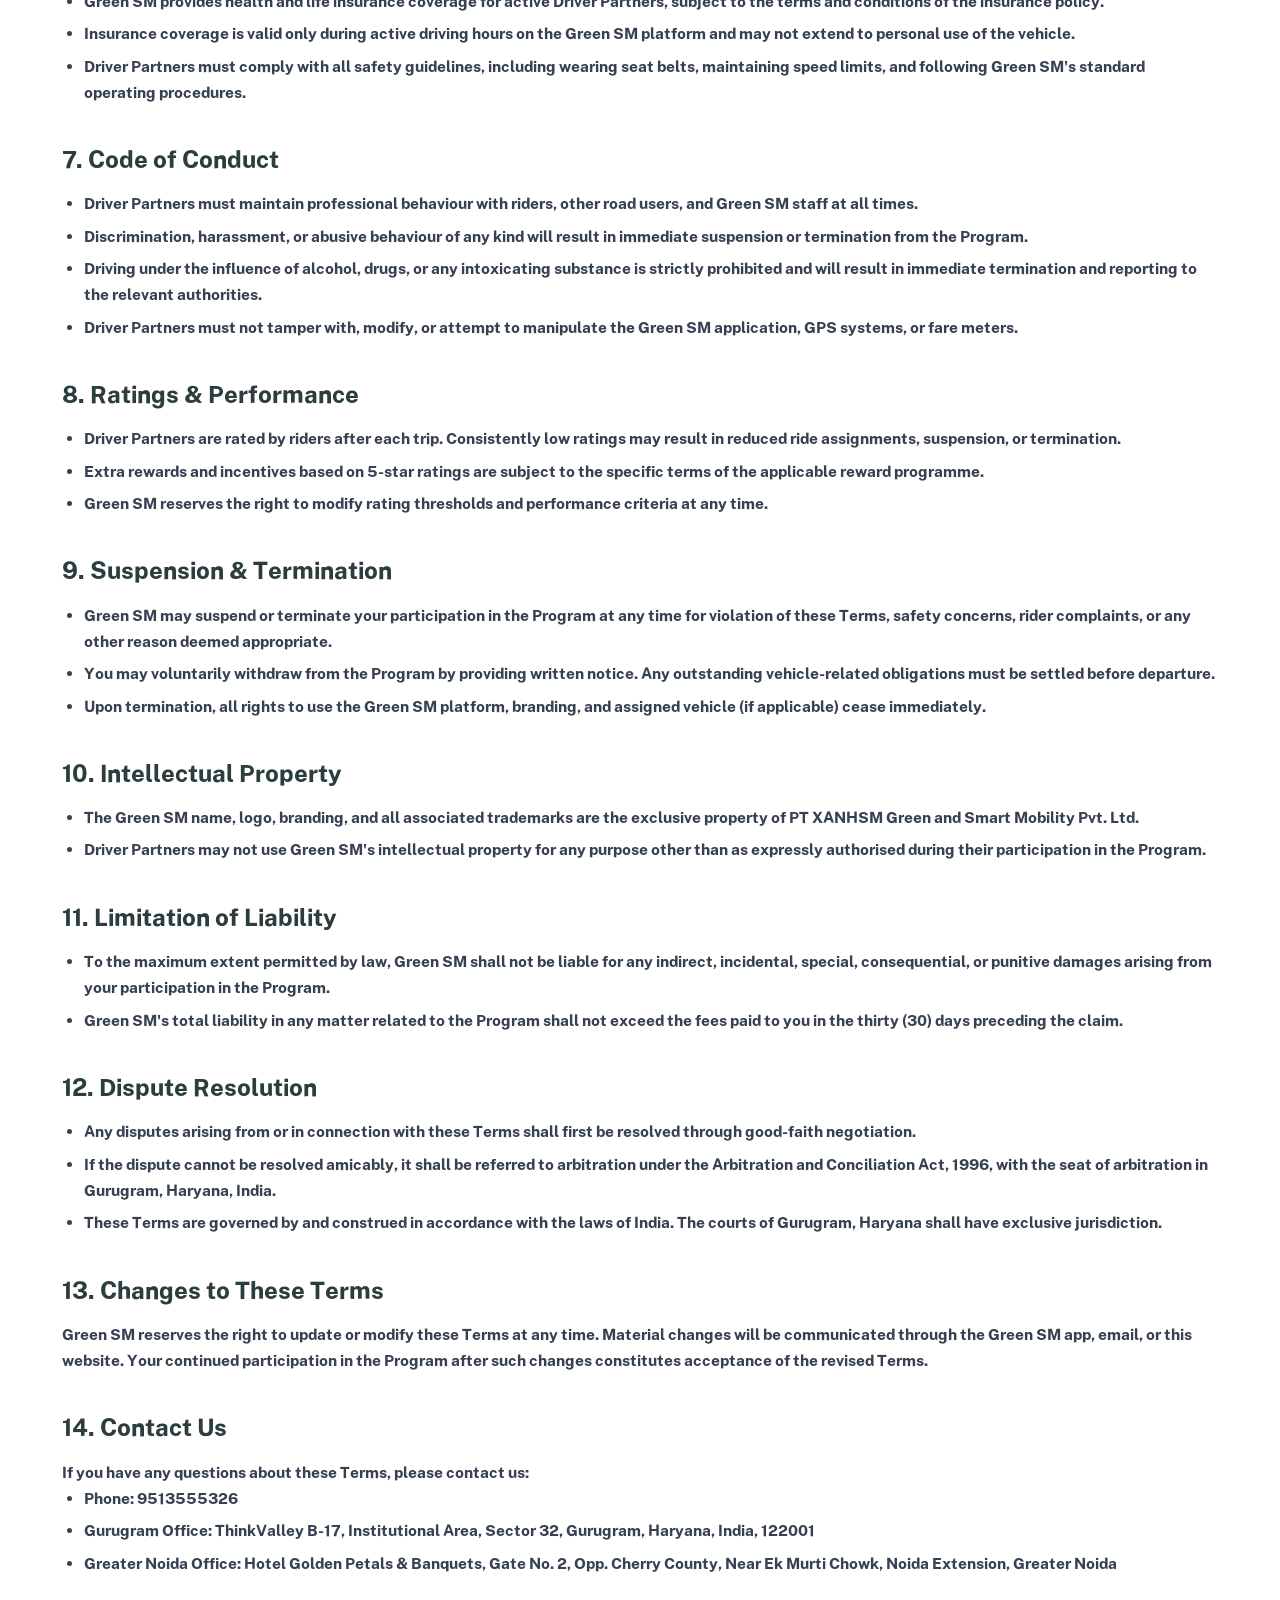
<file: terms.html>
<!DOCTYPE html>
<html lang="en">
<head>
  <meta charset="UTF-8" />
  <meta name="viewport" content="width=device-width, initial-scale=1.0" />

  <!-- Security: Content-Security-Policy + Referrer-Policy -->
  <meta http-equiv="Content-Security-Policy" content="default-src 'self'; script-src 'self'; style-src 'self' 'unsafe-inline' https://fonts.googleapis.com; font-src 'self' https://fonts.gstatic.com; img-src 'self' data:; connect-src 'self'; object-src 'none'; base-uri 'self'; form-action 'self'; upgrade-insecure-requests" />
  <meta name="referrer" content="strict-origin-when-cross-origin" />

  <title>Terms &amp; Conditions — Green SM Driver Partner Program</title>
  <meta name="description" content="Terms and Conditions for the Green SM Driver Partner Program in India." />
  <link rel="preconnect" href="https://fonts.googleapis.com" />
  <link rel="preconnect" href="https://fonts.gstatic.com" crossorigin />
  <link href="https://fonts.googleapis.com/css2?family=Public+Sans:wght@400;500;600;700;800;900&display=swap" rel="stylesheet" />
  <link rel="stylesheet" href="styles.css?v=86" />
</head>
<body>

  <header class="navbar" id="top">
    <div class="container nav-inner">
      <a href="index.html" class="nav-logo">
        <img src="assets/logo.png" alt="Green SM" />
      </a>
      <nav class="nav-links">
        <a href="index.html">Home</a>
        <a href="index.html#fayde">Fayde</a>
        <a href="index.html#daftar">Eligibility</a>
        <a href="index.html#process">Process</a>
        <a href="index.html#kontak">Contact</a>
      </nav>
      <a href="register.html" class="btn btn-stack nav-cta">Aaj Hi Join Karein</a>
      <button class="nav-toggle" aria-label="Menu" aria-expanded="false">
        <span></span><span></span><span></span>
      </button>
    </div>
  </header>
  <div class="nav-backdrop"></div>
  <nav class="nav-mobile">
    <div class="nav-mobile-head">
      <img src="assets/logo.png" alt="Green SM" class="nav-mobile-logo" />
      <button class="nav-close" aria-label="Menu band karein">
        <svg viewBox="0 0 24 24" fill="none" stroke="currentColor" stroke-width="2.4" stroke-linecap="round"><path d="M6 6l12 12M18 6L6 18"/></svg>
      </button>
    </div>
    <a href="index.html">Home</a>
    <a href="index.html#fayde">Fayde</a>
    <a href="index.html#daftar">Eligibility</a>
    <a href="index.html#process">Process</a>
    <a href="index.html#kontak">Contact</a>
    <a href="register.html" class="btn btn-stack">Aaj Hi Join Karein</a>
  </nav>

  <main class="legal-page">
    <div class="container">
      <h1>Terms &amp; Conditions</h1>
      <p class="legal-updated">Last updated: 23 June 2026</p>

      <p>These Terms &amp; Conditions ("Terms") govern your participation in the Green SM Driver Partner Program ("Program") operated by PT XANHSM Green and Smart Mobility Pvt. Ltd. ("Green SM", "Company", "we", "us"). By submitting the registration form on this website, you agree to be bound by these Terms.</p>

      <h2>1. Eligibility</h2>
      <ul>
        <li>You must be between 23 and 55 years of age at the time of application.</li>
        <li>You must hold a valid Commercial Driving Licence — LMV-TR (Light Motor Vehicle – Transport), PSV (Public Service Vehicle Badge), or IDP (International Driving Permit) — issued by a competent authority in India.</li>
        <li>You must have a clean driving record with no major traffic violations or criminal offences.</li>
        <li>You must be physically and mentally fit to operate a motor vehicle for extended periods.</li>
        <li>Preference is given to applicants with prior professional driving experience, though it is not mandatory.</li>
      </ul>

      <h2>2. Registration &amp; Onboarding</h2>
      <ul>
        <li>Submitting the online registration form constitutes an expression of interest, not a guarantee of selection.</li>
        <li>All applications are subject to document verification, a personal interview, and a practical driving test at our designated centres in Gurugram or Greater Noida.</li>
        <li>Green SM reserves the right to accept or reject any application at its sole discretion without assigning reasons.</li>
        <li>Selected candidates must complete the mandatory training and onboarding programme before they can begin accepting rides.</li>
      </ul>

      <h2>3. Driver Partner Relationship</h2>
      <ul>
        <li>Driver Partners are independent contractors and not employees, agents, or franchisees of Green SM.</li>
        <li>Nothing in these Terms creates an employer-employee, partnership, or joint-venture relationship between you and Green SM.</li>
        <li>You are solely responsible for your own tax filings, statutory compliance, and any obligations arising under applicable labour and tax laws.</li>
      </ul>

      <h2>4. Vehicles &amp; Equipment</h2>
      <ul>
        <li>Green SM may provide access to brand-new 100% electric vehicles ("EVs") under a separate vehicle usage agreement.</li>
        <li>The Driver Partner must operate the assigned vehicle with due care and in compliance with all traffic laws and regulations.</li>
        <li>The Driver Partner is liable for any damage caused to the vehicle due to negligence, misuse, or violation of traffic rules.</li>
        <li>Vehicles must be returned in the condition received, subject to normal wear and tear, upon termination of the arrangement.</li>
      </ul>

      <h2>5. Earnings &amp; Payments</h2>
      <ul>
        <li>The earning potential of &#8377;50,000+ per month is an estimate based on full-time driving in the Gurugram/Noida region. Actual earnings depend on hours worked, location, rider demand, rider ratings, and applicable incentive schemes.</li>
        <li>Green SM does not guarantee any fixed or minimum income.</li>
        <li>Incentive structures, bonus schemes, and reward programmes are subject to change at any time. Changes will be communicated in advance where practicable.</li>
        <li>Payments are processed as per the payment schedule outlined during onboarding and may be subject to applicable deductions (platform fees, vehicle lease, insurance contributions, etc.).</li>
      </ul>

      <h2>6. Insurance &amp; Safety</h2>
      <ul>
        <li>Green SM provides health and life insurance coverage for active Driver Partners, subject to the terms and conditions of the insurance policy.</li>
        <li>Insurance coverage is valid only during active driving hours on the Green SM platform and may not extend to personal use of the vehicle.</li>
        <li>Driver Partners must comply with all safety guidelines, including wearing seat belts, maintaining speed limits, and following Green SM's standard operating procedures.</li>
      </ul>

      <h2>7. Code of Conduct</h2>
      <ul>
        <li>Driver Partners must maintain professional behaviour with riders, other road users, and Green SM staff at all times.</li>
        <li>Discrimination, harassment, or abusive behaviour of any kind will result in immediate suspension or termination from the Program.</li>
        <li>Driving under the influence of alcohol, drugs, or any intoxicating substance is strictly prohibited and will result in immediate termination and reporting to the relevant authorities.</li>
        <li>Driver Partners must not tamper with, modify, or attempt to manipulate the Green SM application, GPS systems, or fare meters.</li>
      </ul>

      <h2>8. Ratings &amp; Performance</h2>
      <ul>
        <li>Driver Partners are rated by riders after each trip. Consistently low ratings may result in reduced ride assignments, suspension, or termination.</li>
        <li>Extra rewards and incentives based on 5-star ratings are subject to the specific terms of the applicable reward programme.</li>
        <li>Green SM reserves the right to modify rating thresholds and performance criteria at any time.</li>
      </ul>

      <h2>9. Suspension &amp; Termination</h2>
      <ul>
        <li>Green SM may suspend or terminate your participation in the Program at any time for violation of these Terms, safety concerns, rider complaints, or any other reason deemed appropriate.</li>
        <li>You may voluntarily withdraw from the Program by providing written notice. Any outstanding vehicle-related obligations must be settled before departure.</li>
        <li>Upon termination, all rights to use the Green SM platform, branding, and assigned vehicle (if applicable) cease immediately.</li>
      </ul>

      <h2>10. Intellectual Property</h2>
      <ul>
        <li>The Green SM name, logo, branding, and all associated trademarks are the exclusive property of PT XANHSM Green and Smart Mobility Pvt. Ltd.</li>
        <li>Driver Partners may not use Green SM's intellectual property for any purpose other than as expressly authorised during their participation in the Program.</li>
      </ul>

      <h2>11. Limitation of Liability</h2>
      <ul>
        <li>To the maximum extent permitted by law, Green SM shall not be liable for any indirect, incidental, special, consequential, or punitive damages arising from your participation in the Program.</li>
        <li>Green SM's total liability in any matter related to the Program shall not exceed the fees paid to you in the thirty (30) days preceding the claim.</li>
      </ul>

      <h2>12. Dispute Resolution</h2>
      <ul>
        <li>Any disputes arising from or in connection with these Terms shall first be resolved through good-faith negotiation.</li>
        <li>If the dispute cannot be resolved amicably, it shall be referred to arbitration under the Arbitration and Conciliation Act, 1996, with the seat of arbitration in Gurugram, Haryana, India.</li>
        <li>These Terms are governed by and construed in accordance with the laws of India. The courts of Gurugram, Haryana shall have exclusive jurisdiction.</li>
      </ul>

      <h2>13. Changes to These Terms</h2>
      <p>Green SM reserves the right to update or modify these Terms at any time. Material changes will be communicated through the Green SM app, email, or this website. Your continued participation in the Program after such changes constitutes acceptance of the revised Terms.</p>

      <h2>14. Contact Us</h2>
      <p>If you have any questions about these Terms, please contact us:</p>
      <ul>
        <li><strong>Phone:</strong> 9513555326</li>
        <li><strong>Gurugram Office:</strong> ThinkValley B-17, Institutional Area, Sector 32, Gurugram, Haryana, India, 122001</li>
        <li><strong>Greater Noida Office:</strong> Hotel Golden Petals &amp; Banquets, Gate No. 2, Opp. Cherry County, Near Ek Murti Chowk, Noida Extension, Greater Noida</li>
      </ul>
    </div>
  </main>

  <script src="script.js?v=12"></script>
</body>
</html>
</file>
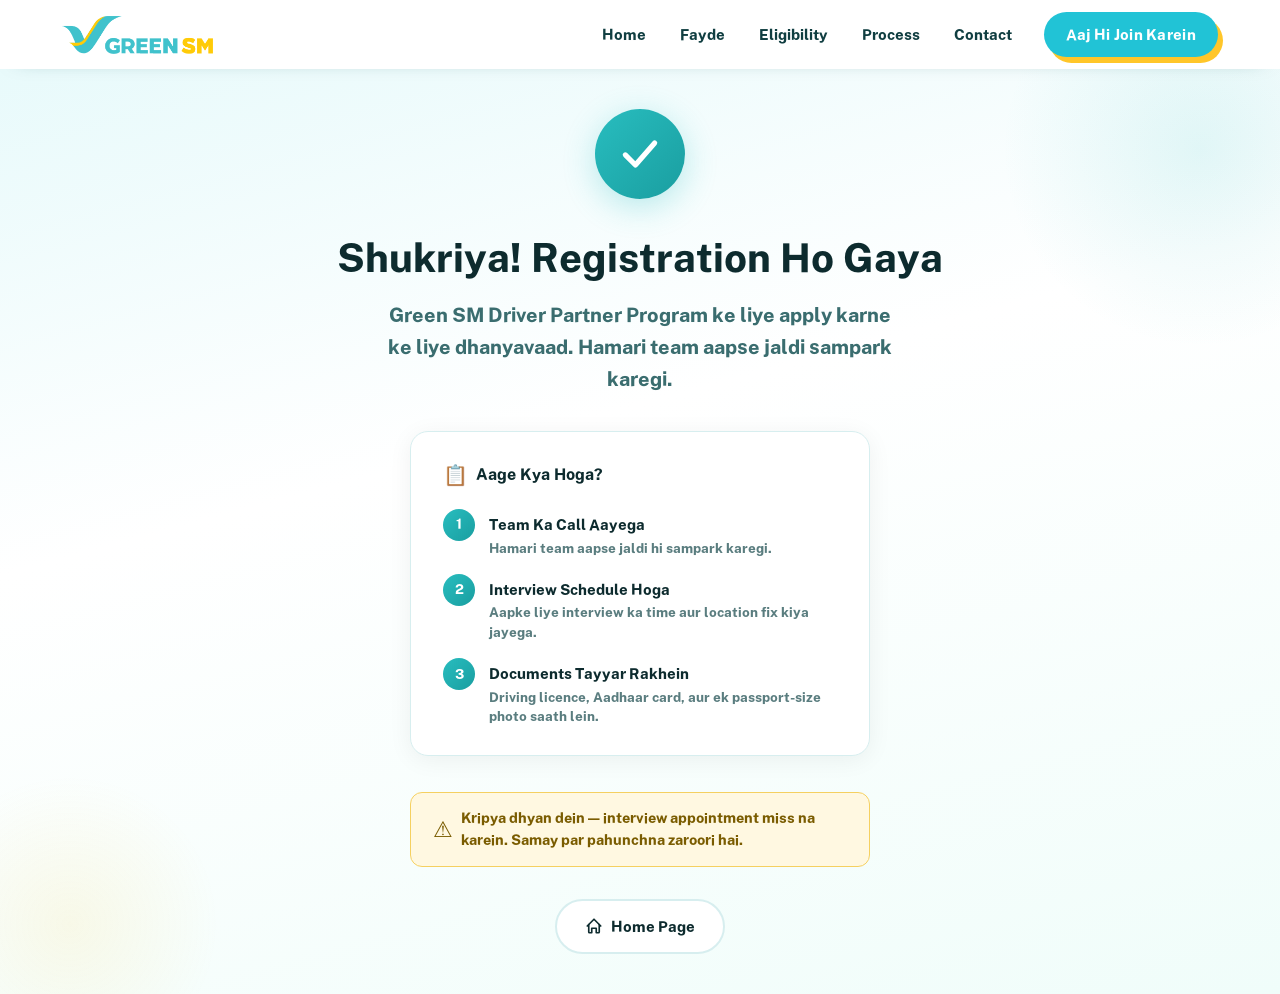
<file: thankyou.html>
<!DOCTYPE html>
<html lang="hi">
<head>
  <meta charset="UTF-8" />
  <meta name="viewport" content="width=device-width, initial-scale=1.0" />

  <meta http-equiv="Content-Security-Policy" content="default-src 'self'; script-src 'self'; style-src 'self' 'unsafe-inline' https://fonts.googleapis.com; font-src 'self' https://fonts.gstatic.com; img-src 'self' data:; connect-src 'self'; object-src 'none'; base-uri 'self'; form-action 'self'; upgrade-insecure-requests" />
  <meta name="referrer" content="strict-origin-when-cross-origin" />

  <title>Shukriya! — Green SM Driver Partner</title>
  <meta name="description" content="Aapka registration successful ho gaya hai. Green SM Driver Partner team jaldi sampark karegi." />

  <link rel="icon" href="assets/favicon.ico" />
  <link rel="icon" href="assets/favicon-32.png" sizes="32x32" type="image/png" />
  <link rel="icon" href="assets/favicon-192.png" sizes="192x192" type="image/png" />
  <link rel="apple-touch-icon" href="assets/favicon-192.png" />

  <link rel="preconnect" href="https://fonts.googleapis.com" />
  <link rel="preconnect" href="https://fonts.gstatic.com" crossorigin />
  <link href="https://fonts.googleapis.com/css2?family=Public+Sans:wght@400;500;600;700;800;900&display=swap" rel="stylesheet" />
  <link rel="stylesheet" href="styles.css?v=86" />
  <style>
    .ty-page {
      min-height: 100vh;
      display: flex;
      flex-direction: column;
      align-items: center;
      justify-content: center;
      text-align: center;
      padding: 40px 20px;
      background: linear-gradient(165deg, #e8fafb 0%, #ffffff 40%, #f0fdfa 100%);
      position: relative;
      overflow: hidden;
    }
    .ty-page::before {
      content: "";
      position: absolute;
      top: -120px; right: -120px;
      width: 400px; height: 400px;
      border-radius: 50%;
      background: radial-gradient(circle, rgba(40,189,191,.12) 0%, transparent 70%);
      pointer-events: none;
    }
    .ty-page::after {
      content: "";
      position: absolute;
      bottom: -80px; left: -80px;
      width: 300px; height: 300px;
      border-radius: 50%;
      background: radial-gradient(circle, rgba(255,200,50,.1) 0%, transparent 70%);
      pointer-events: none;
    }

    .ty-check {
      width: 90px; height: 90px;
      border-radius: 50%;
      background: linear-gradient(135deg, #28bdbf 0%, #1a9ea0 100%);
      display: flex; align-items: center; justify-content: center;
      margin: 0 auto 28px;
      box-shadow: 0 8px 32px rgba(40,189,191,.3);
      animation: ty-pop .5s cubic-bezier(.34,1.56,.64,1) both;
    }
    .ty-check svg {
      width: 44px; height: 44px;
      stroke: #fff; stroke-width: 2.8;
      fill: none; stroke-linecap: round; stroke-linejoin: round;
    }
    .ty-check svg path {
      stroke-dasharray: 60;
      stroke-dashoffset: 60;
      animation: ty-draw .6s .4s ease forwards;
    }

    @keyframes ty-pop {
      0% { transform: scale(0); opacity: 0; }
      100% { transform: scale(1); opacity: 1; }
    }
    @keyframes ty-draw {
      to { stroke-dashoffset: 0; }
    }

    .ty-heading {
      font-size: clamp(28px, 5vw, 40px);
      font-weight: 900;
      color: #0d2b2e;
      margin-bottom: 10px;
      animation: ty-fade .6s .3s ease both;
    }
    .ty-sub {
      font-size: clamp(16px, 3vw, 20px);
      color: #3a6d6f;
      max-width: 520px;
      line-height: 1.6;
      margin: 0 auto 36px;
      animation: ty-fade .6s .5s ease both;
    }

    @keyframes ty-fade {
      from { opacity: 0; transform: translateY(16px); }
      to { opacity: 1; transform: translateY(0); }
    }

    .ty-card {
      background: #fff;
      border: 1.5px solid #d7eeef;
      border-radius: 18px;
      padding: 28px 32px;
      max-width: 460px;
      width: 100%;
      box-shadow: 0 4px 24px rgba(0,0,0,.06);
      text-align: left;
      margin-bottom: 36px;
      animation: ty-fade .6s .65s ease both;
    }
    .ty-card h3 {
      font-size: 16px;
      font-weight: 800;
      color: #0d2b2e;
      margin-bottom: 18px;
      display: flex;
      align-items: center;
      gap: 8px;
    }
    .ty-card h3 span {
      font-size: 20px;
    }
    .ty-step {
      display: flex;
      align-items: flex-start;
      gap: 14px;
      margin-bottom: 16px;
    }
    .ty-step:last-child { margin-bottom: 0; }
    .ty-step-num {
      flex-shrink: 0;
      width: 32px; height: 32px;
      border-radius: 50%;
      background: linear-gradient(135deg, #28bdbf, #1a9ea0);
      color: #fff;
      font-size: 14px;
      font-weight: 800;
      display: flex;
      align-items: center;
      justify-content: center;
    }
    .ty-step-text {
      padding-top: 4px;
    }
    .ty-step-text strong {
      display: block;
      font-size: 15px;
      font-weight: 700;
      color: #0d2b2e;
      margin-bottom: 2px;
    }
    .ty-step-text p {
      font-size: 13.5px;
      color: #5a7d7f;
      line-height: 1.45;
      margin: 0;
    }

    .ty-notice {
      display: inline-flex;
      align-items: center;
      gap: 8px;
      background: #fff8e1;
      border: 1.5px solid #f5d060;
      border-radius: 12px;
      padding: 14px 22px;
      font-size: 14.5px;
      font-weight: 600;
      color: #7a5c00;
      max-width: 460px;
      text-align: left;
      animation: ty-fade .6s .8s ease both;
      margin-bottom: 32px;
    }
    .ty-notice-icon {
      flex-shrink: 0;
      font-size: 22px;
    }

    .ty-actions {
      display: flex;
      gap: 14px;
      flex-wrap: wrap;
      justify-content: center;
      animation: ty-fade .6s .9s ease both;
    }
    .ty-actions .btn {
      min-width: 180px;
    }
    .ty-home {
      display: inline-flex;
      align-items: center;
      justify-content: center;
      gap: 8px;
      padding: 14px 28px;
      border-radius: 999px;
      font-size: 15px;
      font-weight: 700;
      text-decoration: none;
      border: 2px solid #d7eeef;
      color: #0d2b2e;
      background: #fff;
      transition: all .2s ease;
    }
    .ty-home:hover {
      border-color: #28bdbf;
      background: #f0fdfa;
    }

    @media (max-width: 600px) {
      .ty-card { padding: 22px 20px; }
      .ty-notice { flex-direction: column; text-align: center; gap: 6px; padding: 14px 18px; }
      .ty-actions { flex-direction: column; align-items: center; }
      .ty-actions .btn, .ty-home { width: 100%; max-width: 320px; }
    }
  </style>
</head>
<body>

  <header class="navbar" id="top">
    <div class="container nav-inner">
      <a href="index.html" class="nav-logo">
        <img src="assets/logo.png" alt="Green SM" />
      </a>
      <nav class="nav-links">
        <a href="index.html">Home</a>
        <a href="index.html#fayde">Fayde</a>
        <a href="index.html#daftar">Eligibility</a>
        <a href="index.html#process">Process</a>
        <a href="index.html#kontak">Contact</a>
      </nav>
      <a href="register.html" class="btn btn-stack nav-cta">Aaj Hi Join Karein</a>
      <button class="nav-toggle" aria-label="Menu" aria-expanded="false">
        <span></span><span></span><span></span>
      </button>
    </div>
  </header>
  <div class="nav-backdrop"></div>
  <nav class="nav-mobile">
    <div class="nav-mobile-head">
      <img src="assets/logo.png" alt="Green SM" class="nav-mobile-logo" />
      <button class="nav-close" aria-label="Menu band karein">
        <svg viewBox="0 0 24 24" fill="none" stroke="currentColor" stroke-width="2.4" stroke-linecap="round"><path d="M6 6l12 12M18 6L6 18"/></svg>
      </button>
    </div>
    <a href="index.html">Home</a>
    <a href="index.html#fayde">Fayde</a>
    <a href="index.html#daftar">Eligibility</a>
    <a href="index.html#process">Process</a>
    <a href="index.html#kontak">Contact</a>
    <a href="register.html" class="btn btn-stack">Aaj Hi Join Karein</a>
  </nav>

  <main class="ty-page">

    <div class="ty-check">
      <svg viewBox="0 0 24 24"><path d="M4 12.5l5.5 5.5L20 6"/></svg>
    </div>

    <h1 class="ty-heading">Shukriya! Registration Ho Gaya</h1>
    <p class="ty-sub">Green SM Driver Partner Program ke liye apply karne ke liye dhanyavaad. Hamari team aapse jaldi sampark karegi.</p>

    <div class="ty-card">
      <h3><span>&#128203;</span> Aage Kya Hoga?</h3>
      <div class="ty-step">
        <span class="ty-step-num">1</span>
        <div class="ty-step-text">
          <strong>Team Ka Call Aayega</strong>
          <p>Hamari team aapse jaldi hi sampark karegi.</p>
        </div>
      </div>
      <div class="ty-step">
        <span class="ty-step-num">2</span>
        <div class="ty-step-text">
          <strong>Interview Schedule Hoga</strong>
          <p>Aapke liye interview ka time aur location fix kiya jayega.</p>
        </div>
      </div>
      <div class="ty-step">
        <span class="ty-step-num">3</span>
        <div class="ty-step-text">
          <strong>Documents Tayyar Rakhein</strong>
          <p>Driving licence, Aadhaar card, aur ek passport-size photo saath lein.</p>
        </div>
      </div>
    </div>

    <div class="ty-notice">
      <span class="ty-notice-icon">&#9888;&#65039;</span>
      <span>Kripya dhyan dein — interview appointment miss na karein. Samay par pahunchna zaroori hai.</span>
    </div>

    <div class="ty-actions">
      <a href="index.html" class="ty-home">
        <svg width="18" height="18" viewBox="0 0 24 24" fill="none" stroke="currentColor" stroke-width="2.2" stroke-linecap="round" stroke-linejoin="round"><path d="M3 12l9-9 9 9"/><path d="M5 10v10a1 1 0 001 1h3v-6h6v6h3a1 1 0 001-1V10"/></svg>
        Home Page
      </a>
    </div>

  </main>

  <script src="script.js?v=12"></script>
</body>
</html>
</file>
<file: styles.css>
/* ============ CUSTOM FONTS ============ */
@font-face {
  font-family: "XanhDisplay";
  src: url("assets/fonts/XanhDisplay2.0-Light.ttf") format("truetype");
  font-weight: 300;
  font-style: normal;
  font-display: swap;
}
@font-face {
  font-family: "XanhDisplay";
  src: url("assets/fonts/XanhDisplay2.0-Regular.ttf") format("truetype");
  font-weight: 400;
  font-style: normal;
  font-display: swap;
}
@font-face {
  font-family: "PublicSansXanhSM";
  src: url("assets/fonts/PublicSansForXanhSM-Bold.otf") format("opentype");
  font-weight: 700;
  font-style: normal;
  font-display: swap;
}
/* Override ONLY the rupee sign (₹, U+20B9) with a clean system font — the
   display/Vietnamese fonts render it awkwardly. Listed first in the stacks
   below so ₹ picks this up everywhere while every other glyph is unaffected. */
@font-face {
  font-family: "RupeeFix";
  src: local("Segoe UI"), local("Roboto"), local("Noto Sans"), local("Helvetica Neue"), local("Arial");
  unicode-range: U+20B9;
}

/* ============ DESIGN TOKENS (matched to xanhsm reference) ============ */
:root {
  --cyan: #21c3d6;
  --cyan-deep: #12a7ba;
  --cyan-soft: #a3e7ec;
  --teal-ink: #0a4e52;
  --heading: #103e41;
  --yellow: #ffc629;
  --yellow-deep: #f2b200;
  --white: #fff;
  --text: #2c3d3d;
  --muted: #5f7172;
  --line: #e6efee;
  --radius: 18px;
  --radius-sm: 12px;
  --shadow: 0 22px 50px -24px rgba(8, 70, 74, 0.45);
  --shadow-sm: 0 10px 26px -16px rgba(8, 70, 74, 0.4);
  --maxw: 1200px;
  --font: "RupeeFix", "PublicSansXanhSM", "Public Sans", system-ui, -apple-system, "Segoe UI", Roboto, sans-serif;
  --font-display: "RupeeFix", "XanhDisplay", "Public Sans", system-ui, -apple-system, "Segoe UI", Roboto, sans-serif;
}

/* ============ RESET ============ */
*, *::before, *::after { box-sizing: border-box; }
* { margin: 0; }
html { scroll-behavior: smooth; }
body {
  font-family: var(--font);
  color: var(--text);
  background: var(--white);
  line-height: 1.55;
  -webkit-font-smoothing: antialiased;
  overflow-x: hidden;
}
img { max-width: 100%; display: block; }
a { color: inherit; text-decoration: none; }
ul { list-style: none; padding: 0; }

.container { width: 100%; max-width: var(--maxw); margin-inline: auto; padding-inline: 22px; }

/* ============ SHARED HEADINGS ============ */
.eyebrow-y { display: block; color: var(--yellow-deep); font-weight: 900; font-size: clamp(15px, 1.8vw, 18px); letter-spacing: 2px; text-transform: uppercase; }
.section-h { font-family: var(--font-display); color: var(--heading); font-weight: 700; font-size: clamp(28px, 3.8vw, 46px); line-height: 1.1; letter-spacing: -.4px; }
.section-sub2 { color: var(--cyan-deep); font-weight: 800; font-size: clamp(18px, 2.2vw, 24px); margin-top: 6px; }
.accent-y { color: var(--yellow); }

/* ============ STACKED BUTTON ============ */
.btn {
  display: inline-flex; align-items: center; justify-content: center;
  font-family: inherit; font-weight: 800; font-size: 17px; letter-spacing: .3px;
  border: none; cursor: pointer; border-radius: 999px;
  padding: 15px 40px; color: var(--white); background: var(--cyan);
  transition: transform .14s ease, box-shadow .14s ease, background .14s ease;
  white-space: nowrap;
}
.btn-stack { box-shadow: 5px 6px 0 0 var(--yellow); }
.btn-stack:hover { background: var(--cyan-deep); transform: translate(1px, 1px); box-shadow: 3px 4px 0 0 var(--yellow); }
.btn-stack:active { transform: translate(5px, 6px); box-shadow: 0 0 0 0 var(--yellow); }
.btn-block { width: 100%; }
.btn-center { display: flex; margin: 0 auto; width: fit-content; }
.btn-gold-text { background: var(--yellow); color: var(--teal-ink); box-shadow: 5px 6px 0 0 rgba(8,70,74,.25); }
.btn-gold-text:hover { background: var(--yellow-deep); box-shadow: 3px 4px 0 0 rgba(8,70,74,.25); }

/* ============ CHECK-BULLET LISTS ============ */
.ticks { display: grid; gap: 14px; margin-bottom: 28px; }
.ticks li { display: flex; align-items: flex-start; gap: 12px; font-size: 18px; font-weight: 600; }
.ic-check { flex: none; width: 26px; height: 26px; margin-top: 1px; }
.ic-check svg { width: 100%; height: 100%; display: block; }
.ticks-yellow { color: var(--white); }
.ticks-yellow .ic-check { color: var(--yellow); }
.ticks-yellow li { text-shadow: 0 1px 8px rgba(8, 70, 74, .18); }
.ticks-cyan .ic-check { color: var(--cyan); }

/* ============ NAVBAR ============ */
.navbar {
  position: sticky; top: 0; z-index: 50;
  background: rgba(255, 255, 255, .96);
  backdrop-filter: blur(10px);
  /* no hard border line under the navbar — soft shadow handles separation */
  box-shadow: 0 6px 20px -18px rgba(8, 70, 74, .5);
}
.nav-inner { display: flex; align-items: center; gap: 18px; padding-block: 12px; }
.nav-logo { flex: none; }
.nav-logo img { height: 38px; width: auto; }
.nav-links { display: flex; align-items: center; gap: 6px; margin-left: auto; }
.nav-links a {
  padding: 8px 14px; border-radius: 10px; font-weight: 600; font-size: 15px;
  color: var(--heading); transition: background .15s ease, color .15s ease;
}
.nav-links a:hover { background: #eef9f9; color: var(--cyan-deep); }
.nav-cta { padding: 11px 22px; font-size: 15px; }
.nav-toggle {
  display: none; flex-direction: column; gap: 5px; margin-left: auto;
  background: none; border: none; cursor: pointer; padding: 8px;
}
.nav-toggle span { width: 24px; height: 2.5px; background: var(--heading); border-radius: 2px; transition: transform .2s ease, opacity .2s ease; }
.nav-toggle[aria-expanded="true"] span:nth-child(1) { transform: translateY(7.5px) rotate(45deg); }
.nav-toggle[aria-expanded="true"] span:nth-child(2) { opacity: 0; }
.nav-toggle[aria-expanded="true"] span:nth-child(3) { transform: translateY(-7.5px) rotate(-45deg); }
.nav-backdrop {
  position: fixed; inset: 0; z-index: 90;
  background: rgba(7, 48, 52, .5);
  opacity: 0; visibility: hidden;
  transition: opacity .3s ease, visibility .3s ease;
}
.nav-backdrop.show { opacity: 1; visibility: visible; }

.nav-mobile {
  position: fixed; top: 0; right: 0; bottom: 0; z-index: 100;
  width: min(84%, 350px);
  display: flex; flex-direction: column; gap: 2px;
  padding: 16px 20px 30px;
  background:
    radial-gradient(120% 60% at 100% 0%, #eef9f9 0%, rgba(238,249,249,0) 60%),
    var(--white);
  overflow-y: auto;
  transform: translateX(100%);
  transition: transform .34s cubic-bezier(.2, .8, .2, 1);
  box-shadow: -14px 0 44px -20px rgba(8, 70, 74, .5);
}
.nav-mobile.open { transform: translateX(0); }

.nav-mobile-head {
  display: flex; align-items: center; justify-content: space-between;
  padding-bottom: 14px; margin-bottom: 8px;
  border-bottom: 1px solid var(--line);
}
.nav-mobile-logo { height: 34px; width: auto; }
.nav-close {
  width: 44px; height: 44px; flex: none; border-radius: 50%;
  border: 1px solid var(--line); background: #f4fbfb; color: var(--teal-ink);
  display: grid; place-items: center; cursor: pointer;
  transition: background .15s ease, transform .12s ease;
}
.nav-close:hover { background: #e3f6f7; }
.nav-close:active { transform: scale(.93); }
.nav-close svg { width: 18px; height: 18px; }

.nav-mobile a:not(.btn) {
  display: flex; align-items: center; justify-content: space-between;
  padding: 15px 8px; font-weight: 700; font-size: 17px;
  color: var(--heading); border-bottom: 1px solid var(--line);
  transition: color .15s ease, padding-left .15s ease;
}
.nav-mobile a:not(.btn)::after {
  content: ""; flex: none; width: 8px; height: 8px;
  border-top: 2px solid var(--cyan); border-right: 2px solid var(--cyan);
  transform: rotate(45deg); transition: border-color .15s ease;
}
.nav-mobile a:not(.btn):hover { color: var(--cyan-deep); padding-left: 12px; }
.nav-mobile a:not(.btn):hover::after { border-color: var(--cyan-deep); }
.nav-mobile .btn { margin-top: 16px; justify-content: center; width: 100%; }
body.nav-open { overflow: hidden; }
@media (min-width: 981px) { .nav-mobile, .nav-backdrop { display: none; } }

/* offset anchored sections so the sticky navbar doesn't cover their titles */
#earning, #fayde, #daftar, #register, #process, #events, #kontak { scroll-margin-top: 88px; }

/* ============ HERO (1b — split premium, desktop only) ============ */
.hero-1b {
  position: relative;
  isolation: isolate;
  overflow: hidden;
  padding: 72px 64px 88px;
  min-height: 700px;
  display: flex;
  align-items: center;
  background: linear-gradient(180deg, #FFFFFF 0%, #EAF8FA 100%);
  font-family: var(--font), sans-serif;
}
/* decorative radial blobs, behind content */
.hero-1b::before,
.hero-1b::after {
  content: "";
  position: absolute;
  z-index: 0;
  border-radius: 50%;
  pointer-events: none;
}
.hero-1b::before { top: -180px; right: -160px; width: 620px; height: 620px; background: radial-gradient(circle, rgba(53,199,210,0.16) 0%, rgba(53,199,210,0) 70%); }
.hero-1b::after { bottom: -220px; left: -140px; width: 560px; height: 560px; background: radial-gradient(circle, rgba(249,198,35,0.14) 0%, rgba(249,198,35,0) 70%); }
.hero-1b-inner {
  position: relative;
  z-index: 1;
  width: 100%;
  max-width: 1340px;
  margin: 0 auto;
  display: flex;
  align-items: center;
  justify-content: space-between;
  gap: 56px;
}

/* ---- left column: copy ---- */
.h1b-copy {
  display: flex;
  flex-direction: column;
  align-items: flex-start;
  gap: 26px;
  max-width: 600px;
  flex: 1 1 46%;
  min-width: 0;
}
.h1b-title {
  font-family: var(--font-display), sans-serif;
  font-weight: 800;
  /* 76px at the 1440 design width, scales down on narrower desktops */
  font-size: clamp(44px, 5.28vw, 76px);
  line-height: 1.04;
  color: #0E3B43;
}
.h1b-teal { color: #14939F; }
.h1b-star { color: #14939F; font-size: 0.53em; }
/* yellow marker-highlight bar behind "Har Mahine." */
.h1b-mark { position: relative; display: inline-block; }
.h1b-mark::after {
  content: "";
  position: absolute;
  left: 0;
  right: 0;
  bottom: 6px;
  height: 14px;
  background: rgba(249,198,35,0.55);
  z-index: -1;
  border-radius: 4px;
}
.h1b-sub {
  font-size: 22px;
  font-weight: 600;
  color: #3F6169;
  line-height: 1.55;
  max-width: 540px;
}
/* yellow marker-highlight behind the earning amount in the subhead */
.h1b-sub-hl {
  background: linear-gradient(transparent 60%, rgba(249,198,35,0.55) 60%);
  color: #0E3B43;
  font-weight: 700;
  padding: 0 2px;
}
.h1b-cta { display: flex; align-items: center; flex-wrap: wrap; gap: 18px; margin-top: 6px; }
.h1b-btn {
  display: inline-flex;
  align-items: center;
  font-family: var(--font), sans-serif;
  font-weight: 700;
  line-height: 1;
  border-radius: 999px;
  cursor: pointer;
  transition: transform .2s cubic-bezier(.2, .7, .2, 1), box-shadow .2s cubic-bezier(.2, .7, .2, 1);
}
.h1b-btn:hover { transform: translateY(-2px); }
.h1b-btn-primary {
  background: linear-gradient(135deg, #3ECBD6 0%, #14939F 100%);
  color: #FFFFFF;
  font-size: 21px;
  letter-spacing: .2px;
  padding: 18px 46px;
  /* premium: yellow offset shadow (site signature) + soft inner gloss + ambient */
  box-shadow:
    5px 6px 0 0 var(--yellow),
    inset 0 1px 0 rgba(255, 255, 255, .28),
    0 14px 30px rgba(20, 147, 159, .28);
}
.h1b-btn-primary:hover {
  box-shadow:
    4px 5px 0 0 var(--yellow),
    inset 0 1px 0 rgba(255, 255, 255, .28),
    0 18px 36px rgba(20, 147, 159, .35);
}
.h1b-trust {
  display: flex;
  align-items: center;
  flex-wrap: wrap;
  gap: 26px;
  margin-top: 8px;
  color: #4A6A70;
  font-weight: 700;
  font-size: 15px;
}
.h1b-trust span { display: flex; align-items: center; gap: 8px; }
.h1b-trust em { font-style: normal; color: #2FBFA9; font-size: 18px; }

/* ---- right column: photo + floating cards ---- */
.h1b-media { flex: 0 1 640px; min-width: 0; }
.h1b-photo { position: relative; }
/* soft gradient panel behind the photo, offset down-right */
.h1b-photo::before {
  content: "";
  position: absolute;
  inset: 18px -18px -18px 18px;
  border-radius: 28px;
  background: linear-gradient(135deg, rgba(53,199,210,0.35), rgba(249,198,35,0.35));
}
.h1b-photo img {
  position: relative;
  display: block;
  width: 100%;
  /* intrinsic height so the full photo shows at its natural aspect ratio —
     no crop on any side and no letterbox gaps inside the box */
  height: auto;
  border-radius: 28px;
  border: 6px solid #FFFFFF;
  box-shadow: 0 26px 60px rgba(14,59,67,0.28);
}
.h1b-card-earn {
  position: absolute;
  left: -34px;
  bottom: -36px;
  display: flex;
  align-items: center;
  gap: 16px;
  background: #FFFFFF;
  border-radius: 20px;
  padding: 18px 26px;
  box-shadow: 0 18px 44px rgba(14,59,67,0.20);
  animation: gsm-float 5s ease-in-out infinite;
}
.h1b-card-ic {
  width: 52px;
  height: 52px;
  border-radius: 14px;
  background: #E3F7F9;
  display: flex;
  align-items: center;
  justify-content: center;
  font-size: 26px;
  flex: none;
}
.h1b-card-ic svg { width: 28px; height: 28px; display: block; }
.h1b-card-txt { display: flex; flex-direction: column; }
.h1b-card-txt strong { font-family: var(--font), sans-serif; font-weight: 800; font-size: 26px; color: #0E3B43; line-height: 1.1; }
.h1b-card-txt small { font-size: 14px; font-weight: 700; color: #5E7B80; }
.h1b-chip-ev {
  position: absolute;
  right: -22px;
  top: -24px;
  display: flex;
  align-items: center;
  gap: 10px;
  background: #0E3B43;
  color: #FFFFFF;
  border-radius: 999px;
  padding: 12px 24px;
  font-family: var(--font), sans-serif;
  font-weight: 700;
  font-size: 17px;
  box-shadow: 0 14px 34px rgba(14,59,67,0.35);
  animation: gsm-float 6s ease-in-out infinite;
}
.h1b-rating {
  margin-top: 64px;
  display: flex;
  align-items: center;
  justify-content: center;
  gap: 14px;
  color: #4A6A70;
  font-weight: 700;
  font-size: 15px;
}
.h1b-stars { color: #F9C623; font-size: 18px; letter-spacing: 2px; }
@keyframes gsm-float {
  0%, 100% { transform: translateY(0); }
  50% { transform: translateY(-8px); }
}

/* desktop/mobile split: 1b hero on desktop, existing 2a hero untouched on mobile */
@media (max-width: 768px) { .hero-1b { display: none; } }
@media (min-width: 769px) { .hero-2a { display: none; } }

/* ============ HERO ============ */
/* ============ HERO (2a — single centered hero) ============ */
.hero-2a {
  position: relative;
  isolation: isolate;
  overflow: hidden;
  padding: 20px 64px 24px;
  background: linear-gradient(180deg, #EFFAFA 0%, #F7FDFD 55%, #FFFFFF 100%);
  font-family: "RupeeFix", "Be Vietnam Pro", system-ui, sans-serif;
}
/* soft cyan radial glow blob, top-center behind the content */
.hero-2a::before {
  content: "";
  position: absolute;
  z-index: 0;
  top: -170px;
  left: 50%;
  transform: translateX(-50%);
  width: 840px;
  height: 520px;
  background: radial-gradient(closest-side, rgba(45, 204, 211, 0.22), rgba(45, 204, 211, 0) 70%);
  pointer-events: none;
}
.hero-2a-inner {
  position: relative;
  z-index: 1;
  /* near-full-bleed shell — the hero image spans almost the whole screen; the
     text elements stay compact/centered (capped at 960px below), and the
     image's own viewport-fit cap keeps it from overflowing the screen height */
  max-width: 1800px;
  margin: 0 auto;
  display: flex;
  flex-direction: column;
  align-items: center;
  text-align: center;
}
/* keep the text block itself comfortably narrow (~960) while the image goes wide */
.h2a-badge,
.h2a-title,
.h2a-sub,
.h2a-cta { max-width: 960px; }

/* ---- badge pill ---- */
.h2a-badge {
  display: inline-flex;
  align-items: center;
  gap: 8px;
  padding: 9px 16px;
  border-radius: 999px;
  background: #fff;
  border: 1px solid #CFEDED;
  color: #0C6E73;
  font-size: 14px;
  font-weight: 600;
  line-height: 1;
  box-shadow: 0 2px 10px rgba(12, 110, 115, 0.06);
}
.h2a-badge-dot { width: 8px; height: 8px; border-radius: 50%; background: #2DCCD3; flex: none; }

/* ---- headline ---- */
.h2a-title {
  margin: 0;
  /* same typeface/style as the ".section-h" headings (e.g. "Aapki Mehnat...") */
  font-family: var(--font-display);
  font-weight: 700;
  letter-spacing: -0.4px;
  line-height: 1.05;
  color: #0A2A2B;
  font-size: clamp(32px, 5vw, 50px);
}
.h2a-accent { color: #0E8C91; }

/* ---- subheadline ---- */
.h2a-sub {
  margin: 12px auto 0;
  max-width: 46ch;
  font-size: clamp(15px, 1.4vw, 18px);
  line-height: 1.5;
  font-weight: 400;
  color: #3C5153;
}
.h2a-hl {
  background: linear-gradient(transparent 62%, #FFE283 62%);
  color: #0A2A2B;
  font-weight: 700;
  padding: 0 2px;
}

/* ---- buttons ---- */
.h2a-cta {
  display: flex;
  flex-wrap: wrap;
  justify-content: center;
  gap: 14px;
  margin-top: 18px;
}
.h2a-btn {
  display: inline-flex;
  align-items: center;
  gap: 9px;
  padding: 15px 26px;
  border-radius: 999px;
  font-family: "RupeeFix", "Be Vietnam Pro", system-ui, sans-serif;
  font-size: 16px;
  font-weight: 600;
  line-height: 1;
  text-decoration: none;
  cursor: pointer;
  transition: background 0.2s ease, transform 0.2s ease, box-shadow 0.2s ease;
}
.h2a-btn svg { width: 18px; height: 18px; }
.h2a-btn-primary {
  background: #12A3A9;
  color: #fff;
  box-shadow: 0 12px 26px rgba(18, 163, 169, 0.3);
}
.h2a-btn-primary:hover { background: #0E8C91; transform: translateY(-2px); }
.h2a-btn-secondary {
  background: #fff;
  color: #0C6E73;
  border: 1.5px solid #BFE7E7;
}
.h2a-btn-secondary:hover { background: #F2FBFB; transform: translateY(-2px); }

/* ---- image + overlay ---- */
.h2a-media {
  position: relative;
  /* show the WHOLE photo, zero vertical crop (full India Gate + all cars):
     the image keeps its natural 1080x608 aspect, and on shorter screens the
     card narrows (instead of cropping the monument's top) so the full frame
     still fits in the viewport space left after the text block (~330px) */
  width: min(100%, calc((100vh - 330px) * 1.7763));
  min-width: 320px;
  margin: 18px auto 0;
  border-radius: 16px;
  overflow: hidden;
  box-shadow: 0 22px 50px rgba(10, 42, 43, 0.18);
}
.h2a-media img {
  display: block;
  width: 100%;
  height: auto;   /* natural aspect — nothing cropped top or bottom */
}

/* ---- floating chips ---- */
.h2a-chips {
  position: absolute;
  z-index: 2;
  left: 0;
  right: 0;
  bottom: 22px;
  display: flex;
  flex-wrap: wrap;
  justify-content: center;
  gap: 14px;
  padding: 0 16px;
}
.h2a-chip {
  display: inline-flex;
  align-items: center;
  gap: 8px;
  padding: 11px 16px;
  border-radius: 14px;
  background: rgba(255, 255, 255, 0.95);
  -webkit-backdrop-filter: blur(6px);
  backdrop-filter: blur(6px);
  box-shadow: 0 12px 28px rgba(6, 40, 42, 0.28);
  font-size: 15px;
  font-weight: 600;
  line-height: 1;
  color: #0A2A2B;
}
.h2a-chip strong { font-size: 20px; font-weight: 800; color: #0A2A2B; }
.h2a-chip-sub { color: #5B7072; font-weight: 500; font-size: 14px; }
.h2a-dot { width: 9px; height: 9px; border-radius: 50%; flex: none; }
.h2a-dot-cyan { background: #2DCCD3; }
.h2a-dot-yellow { background: #FFCA00; }

/* ---- responsive ---- */
@media (max-width: 768px) {
  .hero-2a { padding: 32px 20px 28px; }
  .h2a-title { font-size: clamp(30px, 9vw, 44px); }
  .h2a-sub { font-size: 16px; max-width: 34ch; }
  .h2a-btn { width: 100%; max-width: 360px; justify-content: center; }
  /* full-bleed to the screen edges (no side seams) with only the TOP and BOTTOM
     feathered into the background, so the horizontal edges disappear and the
     photo blends seamlessly into the page. no rounded corners / shadow. */
  .h2a-media {
    margin-top: 24px;
    width: calc(100% + 40px);
    margin-inline: -20px;
    border-radius: 0;
    box-shadow: none;
    -webkit-mask-image: linear-gradient(to bottom, transparent 0, #000 16%, #000 82%, transparent 100%);
    mask-image: linear-gradient(to bottom, transparent 0, #000 16%, #000 82%, transparent 100%);
  }
  .h2a-media::after { display: none; }
  /* natural height at full-bleed width — the FULL photo shows, nothing cropped */
  .h2a-media img { height: auto; width: 100%; object-fit: fill; }
  /* hide the stat chips on small screens — they crowd the layout under the image */
  .h2a-chips { display: none; }
}

/* ---- desktop-only: near-full-bleed premium banner ---- */
@media (min-width: 769px) {
  .hero-2a { padding: 16px 28px 26px; }
  /* one line instead of two — saves ~28px that goes to the photo */
  .h2a-sub { max-width: none; margin-top: 10px; }
  .h2a-cta { margin-top: 16px; }
  /* the photo spans (almost) the full screen width. the top ~28% of the image
     is empty sky, so the width-cap formula allows widths where cropping ONLY
     eats sky/road margins — India Gate and the cars always stay in frame */
  .h2a-media {
    margin-top: 18px;
    width: min(100%, calc((100vh - 310px) * 2.55));
    border-radius: 24px;
    /* layered depth: tight contact shadow + wide soft teal-tinted ambient */
    box-shadow:
      0 2px 6px rgba(10, 42, 43, 0.10),
      0 30px 80px -18px rgba(10, 42, 43, 0.38);
  }
  .h2a-media img {
    height: clamp(420px, calc(100vh - 310px), 780px);
    object-fit: cover;
    /* bias the crop toward the top sky; wheels stay on the bottom edge */
    object-position: center 82%;
  }
  /* cinematic bottom grade so the image "sits" in the page instead of looking
     pasted — deep-teal wash rising from the bottom, brand-consistent */
  .h2a-media::after {
    content: "";
    position: absolute;
    inset: 0;
    z-index: 1;
    border-radius: inherit;
    pointer-events: none;
    background:
      linear-gradient(180deg, rgba(239, 250, 250, 0.18) 0%, rgba(239, 250, 250, 0) 12%),
      linear-gradient(180deg, rgba(0, 0, 0, 0) 62%, rgba(6, 40, 42, 0.42) 100%);
  }
  /* gentle ambient zoom — the banner feels alive, not a static paste */
  @media (prefers-reduced-motion: no-preference) {
    .h2a-media { overflow: hidden; }
    .h2a-media img {
      animation: h2aAmbient 26s ease-in-out infinite alternate;
      transform-origin: 50% 78%;
      will-change: transform;
    }
  }
}
@keyframes h2aAmbient {
  from { transform: scale(1); }
  to   { transform: scale(1.045); }
}


/* ============ EARNING OPPORTUNITY ============ */
.earning {
  position: relative;
  z-index: 2;
  background: var(--white);
  padding-block: 54px 64px;
  text-align: center;
}
.earning .section-h { margin: 6px 0 36px; }
.earning-grid { display: grid; grid-template-columns: repeat(4, 1fr); gap: 22px; margin-bottom: 40px; }
.earn-card {
  background: #f7fbfb; border: 1px solid var(--line); border-radius: var(--radius);
  padding: 30px 22px; box-shadow: var(--shadow-sm); transition: transform .18s ease, box-shadow .18s ease;
  display: flex; flex-direction: column; align-items: center;
}
.earn-card:hover { transform: translateY(-6px); box-shadow: var(--shadow); }
.earn-ic {
  width: 60px; height: 60px; margin: 0 auto 16px; display: grid; place-items: center;
  color: var(--cyan-deep); background: var(--cyan-soft); border-radius: 16px;
}
.earn-ic svg { width: 30px; height: 30px; }
.earn-card p { font-size: 16px; font-weight: 600; color: var(--heading); line-height: 1.45; }
.earn-card strong { color: var(--cyan-deep); }

/* ============ ADVANTAGES ============ */
.advantages { background: #eef9f9; padding-block: 64px; text-align: center; }
.advantages .section-h { margin-top: 6px; }
.lead { color: var(--muted); font-size: 17px; max-width: 60ch; margin: 14px auto 34px; }

.adv-layout { margin: 0 auto 22px; }
/* filled visual panel so the driver no longer floats on empty space (#7) */
.adv-visual {
  position: relative; border-radius: 26px; overflow: hidden; align-self: stretch;
  min-height: 420px; display: flex; align-items: flex-end; justify-content: center;
  background: radial-gradient(120% 90% at 50% 0%, #2bc4d4 0%, #12a7ba 55%, #0a4e52 100%);
  box-shadow: var(--shadow);
}
.adv-visual::before {
  content: ""; position: absolute; inset: 0;
  background-image: radial-gradient(rgba(255,255,255,.22) 1.4px, transparent 1.4px);
  background-size: 22px 22px; opacity: .35;
}
.adv-visual::after {
  content: ""; position: absolute; left: 50%; bottom: 6%; transform: translateX(-50%);
  width: 78%; height: 26px; border-radius: 50%; background: rgba(4,30,32,.35); filter: blur(10px);
}
.adv-visual-badge {
  position: absolute; top: 18px; left: 18px; z-index: 2;
  background: rgba(255,255,255,.95); color: var(--teal-ink);
  font-weight: 800; font-size: 13px; padding: 8px 14px; border-radius: 999px;
  box-shadow: var(--shadow-sm); display: inline-flex; align-items: center; gap: 7px;
}
.adv-visual-badge span { width: 8px; height: 8px; border-radius: 50%; background: var(--yellow); }
.adv-visual img { position: relative; z-index: 1; width: auto; height: 96%; max-height: 460px; object-fit: contain; }

.adv-grid {
  display: grid; grid-template-columns: 1fr 1fr; gap: 16px 22px;
  max-width: 920px; margin: 0 auto; text-align: left;
}
.pill {
  display: flex; align-items: center; gap: 16px;
  background: var(--white); border: 1px solid var(--line);
  border-radius: 999px; padding: 15px 24px;
  box-shadow: 4px 5px 0 0 var(--yellow), var(--shadow-sm);
}
.pill-ic { flex: none; width: 30px; height: 30px; color: var(--cyan); display: grid; place-items: center; }
.pill-ic svg { width: 100%; height: 100%; }
.pill p { font-size: 15.5px; font-weight: 600; color: var(--heading); line-height: 1.35; }
.tnc { color: var(--muted); font-size: 13px; margin: 18px 0 26px; }

/* ============ REQUIREMENTS + FORM ============ */
.requirements {
  background: linear-gradient(180deg, #2bc4d4 0%, #74dee4 100%);
  padding-block: 70px;
}
.req-grid { display: grid; grid-template-columns: 1fr 1fr; gap: 48px; align-items: center; }
.req-copy .section-h { color: var(--heading); max-width: 16ch; }
.req-sub { color: var(--white); font-weight: 800; font-size: 19px; margin: 14px 0 24px; }
.req-list { gap: 12px; margin-bottom: 24px; }
.req-list li {
  color: var(--heading);
  font-size: 16px;
  font-weight: 600;
  line-height: 1.45;
  gap: 10px;
}
.req-list .ic-check {
  width: 20px;
  height: 20px;
  margin-top: 2px;
}
.req-list .ic-check { color: var(--cyan-deep); }
.req-list strong { color: var(--teal-ink); }

.form-card {
  background: var(--white); border: 1px solid var(--line);
  border-radius: var(--radius); box-shadow: var(--shadow); padding: 30px 28px;
}
.form-card-head { margin-bottom: 18px; text-align: center; }
.form-card-head h2 { font-size: 26px; font-weight: 800; color: var(--heading); }
.form-card-head p { color: var(--muted); font-size: 14px; margin-top: 4px; }
.reg-form { display: grid; gap: 13px; }
.reg-form label { display: block; }
.reg-form input, .reg-form select {
  width: 100%; font-family: inherit; font-size: 15px; color: var(--text);
  padding: 14px 16px; border: 1.6px solid #d7e6e5; border-radius: var(--radius-sm);
  background: var(--white); transition: border-color .15s ease, box-shadow .15s ease;
}
.reg-form select { color: var(--muted); }
.reg-form input:focus, .reg-form select:focus {
  outline: none; border-color: var(--cyan); box-shadow: 0 0 0 3px rgba(33, 195, 214, .18);
}
.reg-form input.invalid, .reg-form select.invalid { border-color: #e9573f; }
.reg-form .btn { margin-top: 8px; }

/* ============ 4-STEP PROCESS (#10 better spacing/size) ============ */
.steps { background: var(--white); padding-block: 70px; text-align: center; }
.steps .section-h { margin: 6px 0 44px; }
.steps-grid { display: grid; grid-template-columns: repeat(4, 1fr); gap: 26px; margin-bottom: 34px; }
.step {
  background: #f7fbfb; border: 1px solid var(--line); border-radius: var(--radius);
  padding: 40px 24px 32px; position: relative; text-align: center;
  box-shadow: 4px 5px 0 0 var(--yellow), var(--shadow-sm);
  transition: transform .18s ease, box-shadow .18s ease;
}
.step:hover { transform: translateY(-5px); box-shadow: 6px 7px 0 0 var(--yellow), var(--shadow); }
.step-num {
  display: grid; place-items: center; width: 56px; height: 56px; margin: 0 auto 18px;
  background: var(--cyan); color: var(--white); border-radius: 50%;
  font-weight: 900; font-size: 23px; box-shadow: 0 6px 14px -6px rgba(33,195,214,.8);
}
.step h4 { font-size: 17px; font-weight: 800; color: var(--heading); line-height: 1.3; }
.steps-after { color: var(--cyan-deep); font-weight: 800; font-size: 18px; }

/* ============ CTA BANNER ============ */
.cta-banner {
  position: relative;
  overflow: hidden;
  isolation: isolate;
  background: linear-gradient(120deg, var(--cyan) 0%, var(--cyan-deep) 100%);
  color: var(--white); text-align: center; padding-block: 64px;
}
.cta-banner::before {
  content: "";
  position: absolute; inset: 0; z-index: -1;
  background: url("assets/route-pattern.svg") repeat;
  background-size: 240px 165px;
  opacity: .7;
  pointer-events: none;
}
.cta-banner h2 { font-family: var(--font-display); color: var(--heading); font-size: clamp(26px, 3.6vw, 40px); font-weight: 700; max-width: 24ch; margin: 0 auto 14px; }
.cta-banner p { font-size: 18px; max-width: 56ch; margin: 0 auto 28px; opacity: .95; }

/* ============ EVENT GALLERY ============ */
.events { background: #f4fbfb; padding-block: 70px; text-align: center; }
.events .eyebrow-y { color: #000; }
.events .section-h { margin: 6px 0 12px; }
.events-sub {
  max-width: 60ch; margin: 0 auto 44px; font-size: 16px;
  color: var(--muted); line-height: 1.6;
}
/* desktop: "Events" becomes the BIG section header and "Hamare Pichle..." the
   smaller one-line sub — same header+sub pattern as the other sections.
   Mobile keeps its existing eyebrow+sub look untouched. */
@media (min-width: 769px) {
  .events .eyebrow-y {
    font-family: var(--font-display);
    color: var(--heading);
    font-weight: 700;
    font-size: clamp(28px, 3.8vw, 46px);
    line-height: 1.1;
    letter-spacing: -.4px;
    text-transform: none;
  }
  .events-sub {
    color: var(--cyan-deep);
    font-weight: 800;
    font-size: clamp(17px, 1.8vw, 22px);
    line-height: 1.4;
    white-space: nowrap;
    max-width: none;
    margin: 6px auto 44px;
  }
}
.events-grid {
  display: grid;
  grid-template-columns: repeat(4, 1fr);
  grid-auto-rows: 230px;
  gap: 24px;
}
.event-img {
  position: relative;
  margin: 0;
  border-radius: var(--radius);
  overflow: hidden;
  border: 3px solid var(--white);
  box-shadow: 4px 5px 0 0 var(--yellow), var(--shadow-sm);
  transition: transform .18s ease, box-shadow .18s ease;
}
.event-img:hover {
  transform: translateY(-5px);
  box-shadow: 6px 7px 0 0 var(--yellow), var(--shadow);
}
.event-img img {
  width: 100%; height: 100%; object-fit: cover;
  transition: transform .4s ease;
}
/* bias the crop so the speaker's head-to-waist band shows (not the ceiling) */
.event-img img.ev-top { object-position: center 35%; }
.event-img:hover img { transform: scale(1.06); }
.event-cap {
  position: absolute; left: 0; right: 0; bottom: 0;
  padding: 30px 16px 14px;
  text-align: left;
  font-size: 14px; font-weight: 700; line-height: 1.35;
  color: var(--white);
  background: linear-gradient(180deg, transparent 0%, rgba(8, 70, 74, .85) 75%);
  transform: translateY(8px);
  opacity: 0;
  transition: transform .25s ease, opacity .25s ease;
}
.event-img:hover .event-cap { transform: translateY(0); opacity: 1; }
.event-img-wide { grid-column: span 2; }

/* ============ STANDALONE REGISTER PAGE ============ */
.register-page {
  padding-block: 120px 60px;
  display: flex; align-items: center; justify-content: center;
  min-height: 100vh;
}
.register-page .form-card { max-width: 480px; margin-inline: auto; }

/* ============ REGISTRATION MODAL ============ */
.modal-backdrop {
  position: fixed; inset: 0; z-index: 9999;
  background: rgba(0,0,0,.55); backdrop-filter: blur(4px);
  display: flex; align-items: center; justify-content: center;
  padding: 20px;
  opacity: 0; visibility: hidden; transition: opacity .25s ease, visibility .25s ease;
}
.modal-backdrop.open { opacity: 1; visibility: visible; }
.modal {
  position: relative; width: 100%; max-width: 480px; max-height: 90vh;
  overflow-y: auto; border-radius: var(--radius);
  transform: translateY(24px) scale(.97);
  transition: transform .25s ease;
}
.modal-backdrop.open .modal { transform: translateY(0) scale(1); }
.modal .form-card { margin: 0; }
.modal-close {
  position: absolute; top: 12px; right: 14px; z-index: 1;
  background: none; border: none; font-size: 28px; line-height: 1;
  color: var(--muted); cursor: pointer; transition: color .15s;
  min-width: 48px; min-height: 48px;
  display: flex; align-items: center; justify-content: center;
}
.modal-close:hover { color: var(--heading); }

/* ============ FOOTER ============ */
.site-footer {
  background: #f8f9fa;
  border-top: 3px solid #00b4d8;
  padding: 0;
  font-family: inherit;
  color: #1a2b3c;
}
.footer-main {
  max-width: 1200px;
  margin: 0 auto;
  padding: 2rem 5% 0.8rem;
}
.footer-header {
  text-align: left;
  margin-bottom: 1.5rem;
}
.footer-logo {
  height: 50px;
  width: auto;
  margin-bottom: 0.75rem;
}
.footer-title {
  font-size: 1.1rem;
  font-weight: 700;
  color: #1a2b3c;
  margin: 0;
}
.footer-info-grid {
  display: grid;
  grid-template-columns: 1fr 1.5fr 1.5fr;
  gap: 2rem;
  margin-bottom: 1.1rem;
}
.footer-info-col h4 {
  font-size: 0.95rem;
  font-weight: 700;
  color: #1a2b3c;
  margin-bottom: 0.75rem;
}
.footer-info-item {
  display: flex;
  align-items: flex-start;
  gap: 0.6rem;
}
.footer-icon {
  flex-shrink: 0;
  font-size: 1rem;
  color: #00b4d8;
  margin-top: 2px;
}
.footer-info-item p {
  margin: 0;
  font-size: 0.9rem;
  line-height: 1.5;
  color: #374151;
}

.footer-legal-links {
  display: flex;
  justify-content: center;
  gap: 2rem;
  margin-bottom: 0.35rem;
}
.footer-legal-links a {
  font-size: 0.9rem;
  color: #00b4d8;
  text-decoration: none;
  font-weight: 500;
  padding: 6px 4px;
}
.footer-legal-links a:hover {
  text-decoration: underline;
}
.footer-bottom {
  border-top: 1px solid #e5e7eb;
  padding: 0.7rem 5%;
  text-align: center;
}
.footer-bottom p {
  margin: 0;
  font-size: 0.8rem;
  color: #6b7280;
}

/* Contact highlight — triggered only by the navbar "Contact" link */
@keyframes contactFlash {
  0%, 100% { box-shadow: 0 0 0 0 rgba(0, 180, 216, 0); background-color: rgba(0, 180, 216, 0); }
  30%      { box-shadow: 0 0 0 6px rgba(0, 180, 216, .18); background-color: rgba(0, 180, 216, .12); }
}
.footer-info-col.flash {
  border-radius: 12px;
  animation: contactFlash 2s ease-in-out 1;
}
.footer-info-col.flash h4 { color: var(--cyan-deep); }
.footer-info-col.flash .footer-info-item p { color: var(--cyan-deep); font-weight: 700; }

/* ============ FLOATERS (test number, per request) ============ */
.floaters { position: fixed; right: 18px; bottom: 18px; z-index: 60; display: grid; gap: 12px; }
.floater {
  width: 54px; height: 54px; border-radius: 50%; display: grid; place-items: center;
  box-shadow: 0 10px 24px -8px rgba(0, 0, 0, .45); cursor: pointer; border: none;
  transition: transform .15s ease;
}
.floater:hover { transform: scale(1.08); }
.floater img { width: 30px; height: 30px; }
.floater svg { width: 28px; height: 28px; }
.floater.wa { background: #25d366; }
.floater.call { background: var(--cyan); }

/* ============ EVENT LIGHTBOX ============ */
.lightbox {
  position: fixed; inset: 0; z-index: 200;
  display: flex; align-items: center; justify-content: center;
  padding: 24px;
  background: rgba(6, 36, 39, .9);
  -webkit-backdrop-filter: blur(4px); backdrop-filter: blur(4px);
  opacity: 0; visibility: hidden;
  transition: opacity .25s ease, visibility .25s ease;
}
.lightbox.open { opacity: 1; visibility: visible; }
.lightbox-figure {
  margin: 0; max-width: min(92vw, 1000px); max-height: 90vh;
  display: flex; flex-direction: column; align-items: center; gap: 14px;
  transform: scale(.96); transition: transform .25s cubic-bezier(.2, .8, .2, 1);
}
.lightbox.open .lightbox-figure { transform: scale(1); }
.lightbox-img {
  max-width: 100%; max-height: 78vh; width: auto; height: auto;
  border-radius: 12px; box-shadow: 0 30px 80px -20px rgba(0, 0, 0, .7);
}
.lightbox-cap {
  color: #eafafa; font-weight: 600; font-size: 15px; text-align: center;
  max-width: 90%;
}
.lightbox-close {
  position: absolute; top: 18px; right: 18px;
  width: 46px; height: 46px; border-radius: 50%;
  border: none; background: rgba(255, 255, 255, .14); color: #fff;
  display: grid; place-items: center; cursor: pointer;
  transition: background .15s ease, transform .12s ease;
}
.lightbox-close:hover { background: rgba(255, 255, 255, .26); }
.lightbox-close:active { transform: scale(.92); }
.lightbox-close svg { width: 22px; height: 22px; }

/* ============ TOAST ============ */
.toast {
  position: fixed; left: 50%; bottom: 28px; transform: translate(-50%, 24px);
  display: flex; align-items: center; gap: 12px;
  width: fit-content; max-width: min(92vw, 440px);
  background: linear-gradient(180deg, rgba(50, 10, 16, .98), rgba(24, 7, 10, .98));
  color: var(--white); padding: 14px 20px 14px 16px;
  border: 1px solid #7a1220; border-left: 4px solid #9b1626;
  border-radius: 16px; font-weight: 700; font-size: 14px; line-height: 1.4;
  z-index: 10000; box-shadow: 0 18px 45px rgba(64, 8, 18, .32);
  backdrop-filter: blur(10px);
  opacity: 0; visibility: hidden; pointer-events: none;
  transition: opacity .3s ease, transform .35s cubic-bezier(.2, .8, .2, 1), visibility .3s ease;
}
.toast.show { transform: translate(-50%, 0); opacity: 1; visibility: visible; pointer-events: auto; }
.toast.error {
  background: linear-gradient(180deg, rgba(64, 12, 18, .98), rgba(28, 6, 9, .98));
  border-color: #86111f;
  border-left-color: #cf2034;
}
.toast-icon {
  width: 18px; height: 18px; flex: none;
  display: inline-grid; place-items: center;
  color: #ffb7c0;
}
.toast-icon svg { width: 100%; height: 100%; }
.toast-text { display: block; }

@media (max-width: 600px) {
  .toast {
    left: 0; right: 0; bottom: 0; transform: translateY(110%);
    width: 100%; max-width: none; box-sizing: border-box;
    border-radius: 0; border-left-width: 0; border-right-width: 0; border-bottom-width: 0;
    border-top: 1px solid #7a1220;
    padding: 14px 16px calc(14px + env(safe-area-inset-bottom));
    justify-content: flex-start;
    box-shadow: 0 -10px 28px rgba(64, 8, 18, .34);
  }
  .toast.show { transform: translateY(0); }
}

/* ============ LEGAL PAGES ============ */
.legal-page {
  padding: clamp(40px, 6vw, 80px) 0 clamp(48px, 8vw, 96px);
}
.legal-page h1 {
  font-family: var(--font-display);
  font-size: clamp(28px, 4vw, 42px);
  font-weight: 800;
  color: var(--teal-ink);
  margin-bottom: 6px;
}
.legal-updated {
  font-size: 14px;
  color: #6b7280;
  margin-bottom: 32px;
}
.legal-page h2 {
  font-size: clamp(18px, 2.4vw, 24px);
  font-weight: 700;
  color: var(--teal);
  margin-top: 36px;
  margin-bottom: 12px;
}
.legal-page h3 {
  font-size: clamp(16px, 2vw, 19px);
  font-weight: 600;
  color: var(--dark);
  margin-top: 20px;
  margin-bottom: 8px;
}
.legal-page p,
.legal-page li {
  font-size: 15.5px;
  line-height: 1.7;
  color: #374151;
}
.legal-page ul {
  padding-left: 22px;
  list-style: disc;
  margin-bottom: 16px;
}
.legal-page li {
  margin-bottom: 6px;
}
.legal-page li strong {
  color: var(--dark);
}

/* ============ RESPONSIVE ============ */
@media (max-width: 980px) {
  .nav-links, .nav-cta { display: none; }
  .nav-toggle { display: flex; margin-left: auto; }
  .earning-grid { grid-template-columns: 1fr 1fr; }
  .adv-grid { max-width: 620px; margin-inline: auto; }
  .req-grid { grid-template-columns: 1fr; gap: 30px; }
  .steps-grid { grid-template-columns: 1fr 1fr; }
  .events-grid { grid-template-columns: repeat(2, 1fr); }
}
@media (max-width: 980px) {
  .hero {
    flex-direction: column;
    justify-content: flex-start;
    align-items: center;
    /* size to content + reserve space for the bottom car image
       (image is 1080x608 = 56.3% aspect, shown at 100% width) so the
       photo sits flush under the CTAs with no empty blue void */
    height: auto;
    min-height: 0;
    overflow: hidden;
    padding: 14px 18px 56vw;
    gap: 10px;
    box-sizing: border-box;
    background-color: #badbe3;
    background-image:
      /* bottom edge melts to pure white so the dark asphalt road blends
         seamlessly into the white next section (no hard cut-off line) */
      linear-gradient(to top, #ffffff 0%, rgba(255, 255, 255, 0.8) 28%, rgba(255, 255, 255, 0) 100%),
      /* short blend strip over ONLY the top edge of the photo so the cars
         and monument stay clear and vibrant instead of washing out under a
         full-height overlay. its SOLID top extends a few vw above the photo's
         top edge (which begins ~56.3vw from the bottom) to fully cover the raw
         edge — otherwise a ~1px sliver of the photo shows as a hard line.
         everything below ~34vw from the bottom stays clear. */
      linear-gradient(180deg, #badbe3 0%, #badbe3 18%, rgba(186, 219, 227, 0) 100%),
      url('Brand Kit GSM/LatestHeroImage/HeroImageLatest.jpg');
    background-size: 100% 11vw, 100% 26vw, 100% auto;
    background-position: center bottom, center bottom 34vw, center bottom;
    background-repeat: no-repeat, no-repeat, no-repeat;
  }
  /* mobile keeps the stacked layout — hide the desktop image card */
  .hero::after { display: none; }
  .hero-content {
    align-items: center;
    text-align: center;
    padding: 0;
    /* sit closer to the navbar — less dead space above the headline */
    margin-top: clamp(2px, 1vh, 10px);
    max-width: 560px;
    width: 100%;
    margin-inline: auto;
  }
  .hero-cta { align-items: center; }
  .hero-title {
    max-width: none;
    /* a couple of lines of breathing room below the headline */
    margin-bottom: 26px;
    font-size: clamp(34px, 7.5vw, 50px);
    line-height: 1.1;
    font-weight: 800;
    white-space: normal;
  }
  /* break the heading onto 2 lines: "Driver Nahi," / "Partner Bano!" */
  .hero-title .accent-y { display: block; }
  /* premium subheading: charcoal, slightly heavier, airier line-height */
  .hero-sub {
    max-width: 36ch;
    margin-bottom: 20px;
    font-size: clamp(14px, 3.6vw, 15px);
    line-height: 1.55;
    color: #1a2b32;
    font-weight: 500;
    letter-spacing: 0.1px;
  }
  .hero-benefits {
    margin-bottom: 20px;
    gap: 12px;
    color: #1a2b32;
  }
  .hero-benefits li {
    font-size: clamp(14px, 3.4vw, 15px);
    font-weight: 500;
  }
  .hero-cta {
    width: 100%;
    max-width: 340px;
    display: grid;
    grid-template-columns: 1fr;
    justify-content: center;
    gap: 10px;
    /* tight gap so the CTA sits close to the top of India Gate; just enough room
       for the button's yellow stacked shadow to rest on the blue, not the photo */
    margin-bottom: 12px;
  }
  .hero-cta .btn {
    width: 100%;
    min-height: 50px;
    padding: 13px 18px;
    font-size: 16px;
  }
  .floaters {
    right: 14px;
    bottom: max(22px, env(safe-area-inset-bottom));
    gap: 9px;
  }
  .floater {
    width: 44px;
    height: 44px;
  }
  .floater svg {
    width: 23px;
    height: 23px;
  }
}
@media (max-width: 600px) {
  .container { padding-inline: 18px; }
  .navbar { position: sticky; }
  .nav-inner { min-height: 72px; padding-block: 10px; }
  .nav-logo img { height: 34px; }
  .hero-title { font-size: clamp(32px, 8.4vw, 46px); line-height: 1.1; margin-bottom: 26px; }
  .hero-sub { font-size: 14px; margin-bottom: 20px; }
  .hero-benefits { margin-bottom: 20px; }
  .hero-cta { max-width: 300px; gap: 10px; }
  .hero-cta .btn { min-height: 48px; padding-block: 12px; }

  /* ---- mobile heading sizing: fit on ~1 line, clear hierarchy ---- */
  .section-h { font-size: clamp(19px, 5.2vw, 24px); line-height: 1.18; }
  .req-copy .section-h { max-width: none; }
  .steps .section-h { font-size: clamp(16px, 4.6vw, 20px); }
  .cta-banner h2 { font-size: clamp(18px, 4.9vw, 23px); max-width: 26ch; }
  .section-sub2 { font-size: 15px; }
  .lead { font-size: 14.5px; margin: 10px auto 24px; }
  .req-sub { font-size: 16px; margin: 8px 0 18px; }
  .req-list li { font-size: 14px; }
  .steps-after { font-size: 13px; }
  .cta-banner p { font-size: 15px; }

  /* sections: tighter vertical rhythm so it isn't a sparse endless scroll */
  .earning, .advantages, .steps { padding-block: 44px; }
  .events { padding-block: 30px 40px; }
  .events .eyebrow-y { margin-bottom: 2px; }
  .events-sub { font-size: 14.5px; margin-bottom: 18px; }
  .events-grid { grid-template-columns: 1fr 1fr; grid-auto-rows: 150px; gap: 16px; }
  .event-img-wide { grid-column: span 2; }
  .event-cap { padding: 24px 14px 12px; font-size: 13px; }
  /* tap-to-reveal: mirrors the desktop hover reveal */
  .event-img.show-cap { transform: translateY(-5px); box-shadow: 6px 7px 0 0 var(--yellow), var(--shadow); }
  .event-img.show-cap img { transform: scale(1.06); }
  .event-img.show-cap .event-cap { transform: translateY(0); opacity: 1; }
  .requirements { padding-block: 48px; }
  .cta-banner { padding-block: 48px; }
  .earning .section-h, .steps .section-h { margin-bottom: 26px; }

  .earning-grid, .steps-grid, .adv-grid { grid-template-columns: 1fr; gap: 14px; }
  .coupon { padding-inline: 32px; }

  /* compact cards — kill the empty whitespace from the phone screenshots */
  .earn-card { flex-direction: row; align-items: center; gap: 16px; text-align: left; padding: 18px 18px; }
  .earn-ic { width: 48px; height: 48px; margin: 0; flex: none; }
  .earn-ic svg { width: 24px; height: 24px; }
  .earn-card p { font-size: 15px; }
  .step { padding: 26px 20px; }
  .pill { padding: 14px 18px; }

  /* CTAs: big tap target but not edge-to-edge under the floaters */
  .btn { padding: 15px 28px; font-size: 16px; }
  .btn-center, .btn-gold-text, .reg-form .btn { width: 100%; max-width: 420px; margin-inline: auto; }



  .footer-info-grid {
    grid-template-columns: 1fr;
    gap: 1.5rem;
  }
  .footer-header {
    margin-bottom: 1.5rem;
  }
  .footer-logo {
    height: 40px;
  }
  .footer-title {
    font-size: 1rem;
  }
  .footer-legal-links {
    gap: 1.5rem;
  }
  .footer-bottom p {
    font-size: 0.75rem;
  }

  /* smaller, lower-profile floaters so they don't cover content */
  .floater img { width: 25px; height: 25px; }
}
@media (max-width: 420px) {
  .hero-title { font-size: clamp(30px, 8.6vw, 40px); margin-bottom: 24px; }
  .hero-sub { margin-bottom: 18px; font-size: 13.4px; }
  .hero-cta { max-width: 320px; gap: 12px; }
  .hero-cta .btn { min-height: 48px; padding-block: 13px; }
  .section-h { font-size: clamp(17px, 5.4vw, 22px); }
  .steps .section-h { font-size: clamp(15px, 4.8vw, 19px); }
}
@media (max-width: 360px) {
  .hero-title { font-size: clamp(27px, 8.2vw, 34px); }
  .hero-sub { font-size: 13px; margin-bottom: 16px; }
}

/* ============ VISUAL POLISH (no palette/font/copy changes) ============ */
/* brand-tinted text selection */
::selection { background: rgba(33, 195, 214, .28); color: var(--teal-ink); }

/* consistent, accessible focus rings using the existing cyan */
a:focus-visible,
button:focus-visible,
.btn:focus-visible,
.h2a-btn:focus-visible {
  outline: 3px solid rgba(33, 195, 214, .6);
  outline-offset: 2px;
}

/* premium hairline edge on the hero photo so it sits crisply on the light bg */
.h2a-media::before {
  content: "";
  position: absolute;
  inset: 0;
  z-index: 1;
  border-radius: inherit;
  box-shadow: inset 0 0 0 1px rgba(255, 255, 255, .35);
  pointer-events: none;
}

/* smoother, springier hover easing on interactive cards (same distances) */
.earn-card, .step, .event-img, .pill {
  transition: transform .28s cubic-bezier(.2, .7, .2, 1), box-shadow .28s cubic-bezier(.2, .7, .2, 1);
}
.btn, .h2a-btn { transition: background .2s ease, transform .2s cubic-bezier(.2, .7, .2, 1), box-shadow .2s cubic-bezier(.2, .7, .2, 1); }

/* glassier sticky navbar (same tint, richer blur) */
.navbar { backdrop-filter: blur(12px) saturate(1.35); -webkit-backdrop-filter: blur(12px) saturate(1.35); }

/* scroll-reveal: JS adds .will-reveal, then .revealed when scrolled into view */
.will-reveal { opacity: 0; transform: translateY(16px); }
.will-reveal.revealed {
  opacity: 1;
  transform: none;
  transition: opacity .55s ease, transform .55s cubic-bezier(.2, .7, .2, 1);
}
@media (prefers-reduced-motion: reduce) {
  .will-reveal { opacity: 1; transform: none; }
  .earn-card, .step, .event-img, .pill, .btn, .h2a-btn, .h1b-btn { transition: none; }
  .h1b-card-earn, .h1b-chip-ev { animation: none; }
}
</file>
